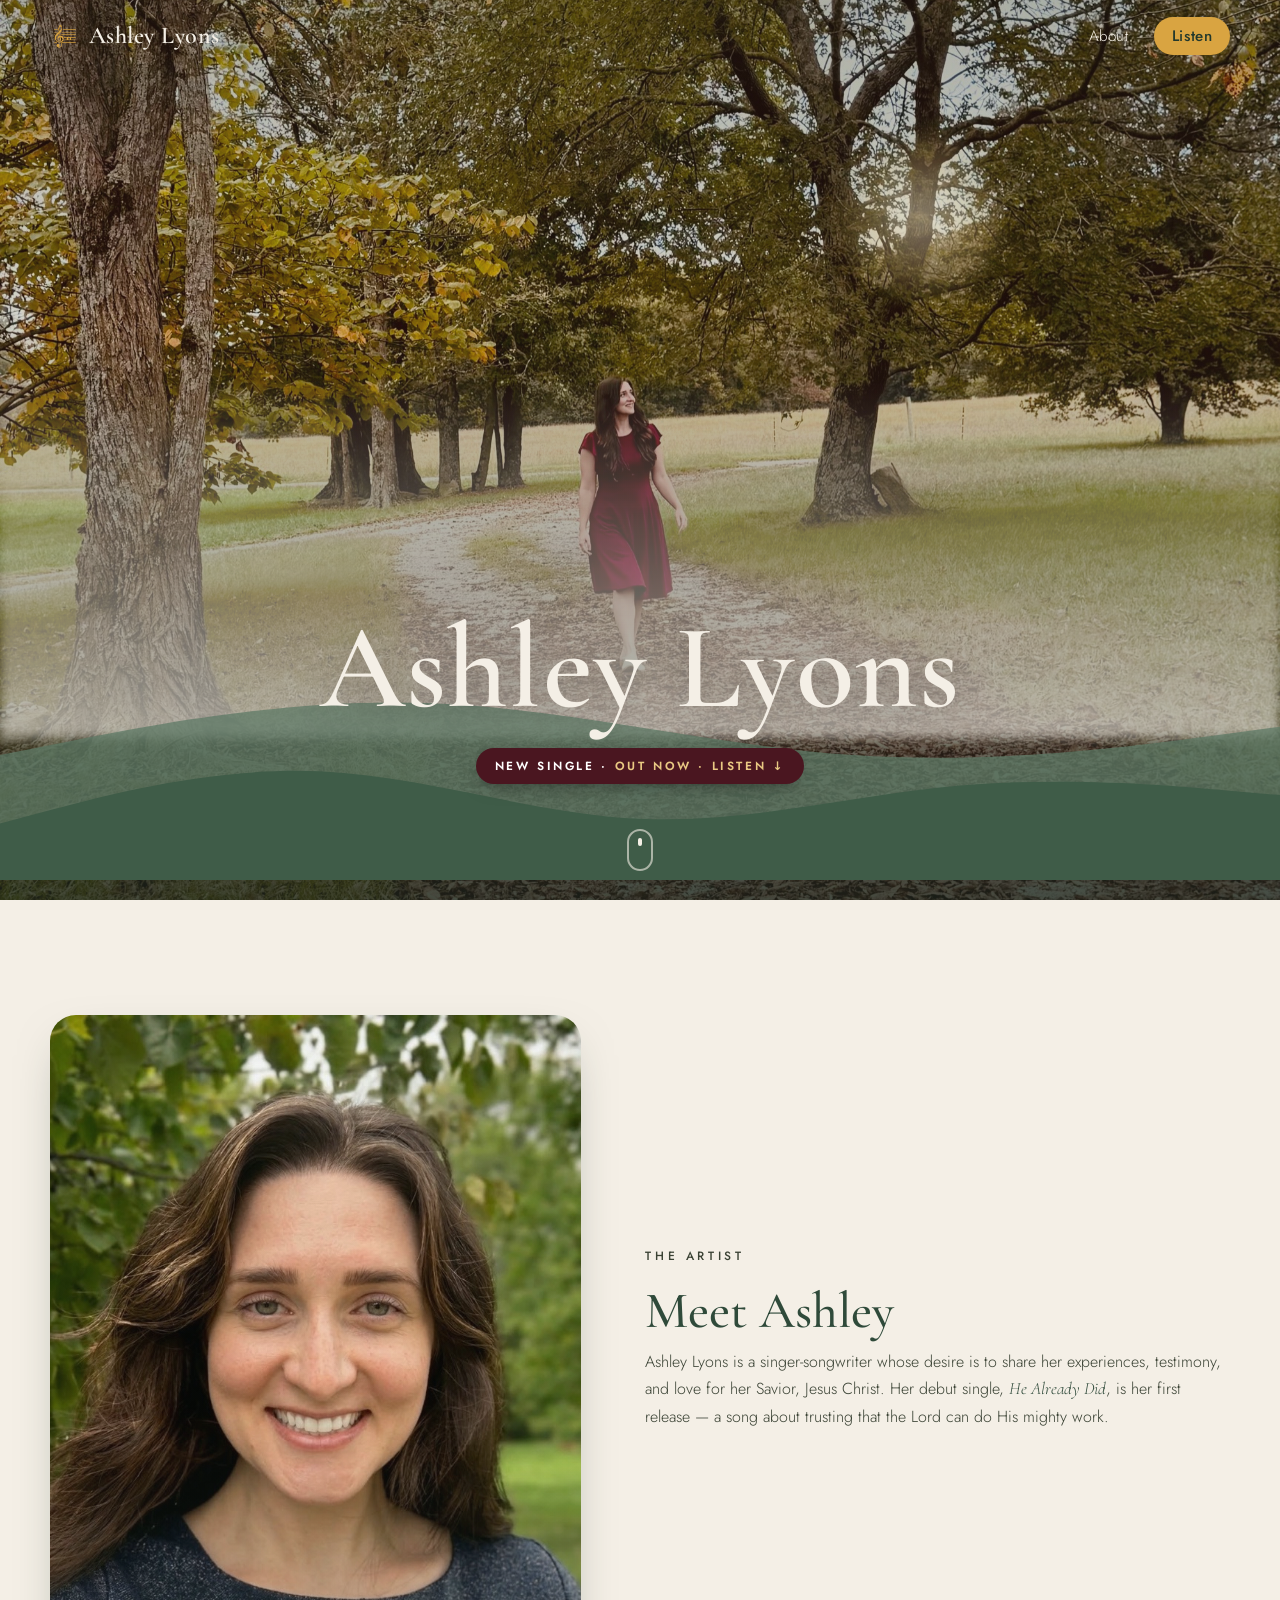
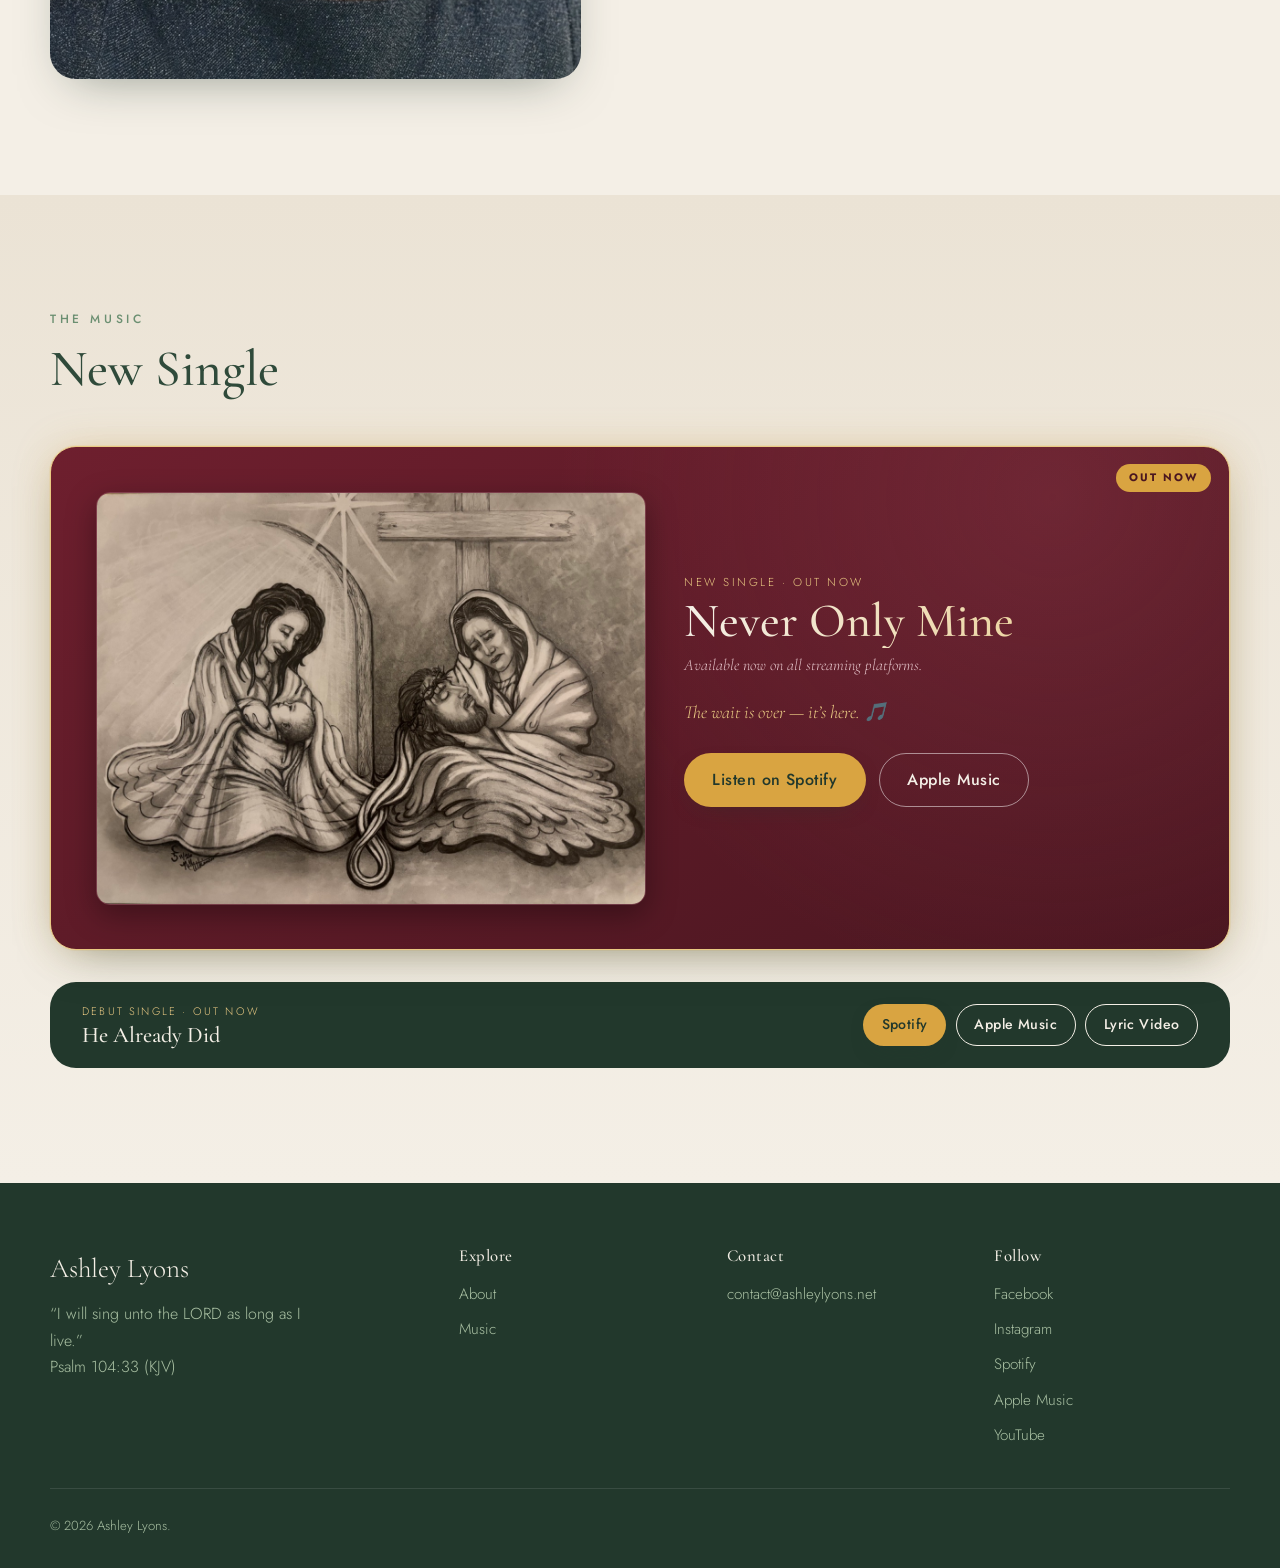
<file: index.html>
<!DOCTYPE html>
<html lang="en">
<head>
  <meta charset="UTF-8" />
  <meta name="viewport" content="width=device-width, initial-scale=1.0" />
  <meta name="description" content="Ashley Lyons — singer. New single 'Never Only Mine' coming November 27, 2026. Hear a preview. Debut single 'He Already Did' is out now." />
  <meta name="theme-color" content="#2f4a3a" />

  <!-- Open Graph -->
  <meta property="og:title" content="Ashley Lyons — Singer" />
  <meta property="og:description" content="New single 'Never Only Mine' — coming November 27, 2026. Hear the preview." />
  <meta property="og:type" content="website" />
  <meta property="og:url" content="https://ashleylyons.net/" />
  <meta property="og:image" content="https://ashleylyons.net/assets/cover.jpeg" />
  <link rel="canonical" href="https://ashleylyons.net/" />

  <title>Ashley Lyons — Singer</title>

  <link rel="icon" href="assets/logo-forest-64.png" type="image/png" />
  <link rel="preconnect" href="https://fonts.googleapis.com" />
  <link rel="preconnect" href="https://fonts.gstatic.com" crossorigin />
  <link href="https://fonts.googleapis.com/css2?family=Cormorant+Garamond:ital,wght@0,400;0,500;0,600;1,400&family=Jost:wght@300;400;500;600&display=swap" rel="stylesheet" />
  <link rel="stylesheet" href="css/styles.css?v=20261114b" />
</head>
<body>
  <a class="skip-link" href="#main">Skip to content</a>

  <!-- ============ NAVIGATION ============ -->
  <header class="site-header" id="siteHeader">
    <nav class="nav" aria-label="Primary">
      <a href="#top" class="nav__brand" aria-label="Ashley Lyons home">
        <img class="nav__logo" src="assets/logo-gold.png" alt="" width="30" height="30" aria-hidden="true" />
        <span class="nav__name">Ashley Lyons</span>
      </a>

      <button class="nav__toggle" id="navToggle" aria-expanded="false" aria-controls="navMenu" aria-label="Open menu">
        <span></span><span></span><span></span>
      </button>

      <ul class="nav__menu" id="navMenu">
        <li><a href="#about">About</a></li>
        <li><a href="#music" class="nav__cta">Listen</a></li>
      </ul>
    </nav>
  </header>

  <main id="main">
    <span id="top"></span>

    <!-- ============ HERO ============ -->
    <section class="hero" id="hero">
      <div class="hero__layers" aria-hidden="true">
        <div class="hero__sky"></div>
        <div class="hero__sun"></div>
        <div class="hero__mist"></div>
        <svg class="hero__hills hero__hills--back" viewBox="0 0 1440 320" preserveAspectRatio="none">
          <path d="M0,224L80,208C160,192,320,160,480,165.3C640,171,800,213,960,224C1120,235,1280,213,1360,202.7L1440,192L1440,320L0,320Z"></path>
        </svg>
        <svg class="hero__hills hero__hills--mid" viewBox="0 0 1440 320" preserveAspectRatio="none">
          <path d="M0,256L60,240C120,224,240,192,360,197.3C480,203,600,245,720,250.7C840,256,960,224,1080,213.3C1200,203,1320,213,1380,218.7L1440,224L1440,320L0,320Z"></path>
        </svg>
      </div>

      <div class="hero__content">
        <h1 class="hero__title">Ashley&nbsp;Lyons</h1>
        <a href="#music" class="hero__eyebrow" aria-label="New single coming November 27 — tap to hear the preview">New Single · Nov 27 · <span class="hero__eyebrow-cue">Tap to hear preview &darr;</span></a>
      </div>

      <a href="#about" class="hero__scroll" aria-label="Scroll to about">
        <span></span>
      </a>
    </section>

    <!-- ============ ABOUT ============ -->
    <section class="about section" id="about">
      <div class="container about__grid">
        <div class="about__media reveal">
          <div class="about__photo" role="img" aria-label="Ashley Lyons smiling outdoors among green trees"></div>
        </div>
        <div class="about__text reveal">
          <p class="section__eyebrow">The Artist</p>
          <h2 class="section__title">Meet Ashley</h2>
          <p>Ashley Lyons is a singer-songwriter whose desire is to share her experiences, testimony, and love for her Savior, Jesus Christ. Her debut single, <em>He Already Did</em>, is her first release &mdash; a song about trusting that the Lord can do His mighty work.</p>
        </div>
      </div>
    </section>

    <!-- ============ MUSIC / DISCOGRAPHY ============ -->
    <section class="music section section--alt" id="music">
      <div class="container">
        <div class="section__head reveal">
          <p class="section__eyebrow">The Music</p>
          <h2 class="section__title">New Single</h2>
        </div>

        <!-- Featured: coming soon / unreleased preview -->
        <div class="upcoming upcoming--featured reveal" id="upcoming">
          <div class="upcoming__badge">Coming Soon</div>
          <img class="upcoming__art" src="assets/never-only-mine-art.jpg" width="1200" height="900" alt="Pencil drawing of a mother holding her newborn beneath a star, beside a mother cradling her crowned son before a wooden cross" />
          <div class="upcoming__body">
            <p class="upcoming__eyebrow">New Single &middot; Preview</p>
            <h3 class="upcoming__title" id="upTitle">Never Only Mine</h3>
            <p class="upcoming__sub">A first listen before it&rsquo;s out everywhere.</p>
            <p class="upcoming__fanfare" id="fanfare">The wait is over &mdash; it&rsquo;s here. &#127925;</p>

            <div class="upcoming__preview">
              <button class="upcoming__play" id="previewBtn" aria-label="Play 26-second preview">
                <span class="upcoming__playicon" id="previewIcon">&#9654;</span>
                <span id="previewLabel">Play preview</span>
              </button>
              <div class="upcoming__bar" aria-hidden="true"><div class="upcoming__fill" id="previewFill"></div></div>
              <span class="upcoming__clip">0:26 clip</span>
              <audio id="previewAudio" preload="none" src="assets/never-only-mine-preview-26s.mp3"></audio>
            </div>

            <div class="upcoming__meta">
              <div class="countdown" id="countdown" role="timer" aria-live="polite" aria-label="Time until release">
                <div class="countdown__unit"><span id="cdDays">00</span><small>days</small></div>
                <div class="countdown__unit"><span id="cdHours">00</span><small>hrs</small></div>
                <div class="countdown__unit"><span id="cdMins">00</span><small>min</small></div>
                <div class="countdown__unit"><span id="cdSecs">00</span><small>sec</small></div>
              </div>
            </div>

            <div class="upcoming__streams" id="streamLinks" hidden>
              <a class="btn btn--primary upcoming__stream" id="streamSpotify" href="https://open.spotify.com/artist/2u6B1OlPPQbvFLtnUCbcLt" target="_blank" rel="noopener noreferrer">Listen on Spotify</a>
              <a class="btn btn--ghost upcoming__stream" id="streamApple" href="https://music.apple.com/artist/6820266533" target="_blank" rel="noopener noreferrer">Apple Music</a>
            </div>

            <p class="upcoming__date" id="releaseDate"></p>
          </div>
        </div>

        <!-- Previous single (already released) -->
        <div class="released-single reveal">
          <div class="released-single__text">
            <p class="released-single__eyebrow">Debut Single &middot; Out Now</p>
            <h3 class="released-single__title">He Already Did</h3>
          </div>
          <div class="released-single__links">
            <a class="btn btn--primary" href="https://open.spotify.com/artist/2u6B1OlPPQbvFLtnUCbcLt" target="_blank" rel="noopener noreferrer">Spotify</a>
            <a class="btn btn--ghost" href="https://music.apple.com/artist/6820266533" target="_blank" rel="noopener noreferrer">Apple Music</a>
            <a class="btn btn--ghost" href="https://youtu.be/E40H5mmnSj8" target="_blank" rel="noopener noreferrer">Lyric Video</a>
          </div>
        </div>
      </div>
    </section>

    <!-- ============ NEWSLETTER (removed) ============ -->
  </main>

  <!-- ============ FOOTER ============ -->
  <footer class="footer" id="contact">
    <div class="container footer__grid">
      <div class="footer__brand">
        <span class="footer__name">Ashley Lyons</span>
        <p>&ldquo;I will sing unto the LORD as long as I live.&rdquo; <br />Psalm 104:33 (KJV)</p>
      </div>
      <div class="footer__col">
        <h3>Explore</h3>
        <ul>
          <li><a href="#about">About</a></li>
          <li><a href="#music">Music</a></li>
        </ul>
      </div>
      <div class="footer__col">
        <h3>Contact</h3>
        <ul>
          <li><a href="mailto:contact@ashleylyons.net">contact@ashleylyons.net</a></li>
        </ul>
      </div>
      <div class="footer__col">
        <h3>Follow</h3>
        <ul class="footer__social">
          <li><a href="https://www.facebook.com/profile.php?id=61594913566447" target="_blank" rel="noopener noreferrer" aria-label="Facebook">Facebook</a></li>
          <li><a href="https://www.instagram.com/ashleylyons_music" target="_blank" rel="noopener noreferrer" aria-label="Instagram">Instagram</a></li>
          <li><a href="https://open.spotify.com/artist/2u6B1OlPPQbvFLtnUCbcLt" target="_blank" rel="noopener noreferrer" aria-label="Spotify">Spotify</a></li>
          <li><a href="https://music.apple.com/artist/6820266533" target="_blank" rel="noopener noreferrer" aria-label="Apple Music">Apple Music</a></li>
          <li><a href="https://www.youtube.com/@AshleyLyons-singer" target="_blank" rel="noopener noreferrer" aria-label="YouTube">YouTube</a></li>
        </ul>
      </div>
    </div>
    <div class="footer__bottom">
      <p>&copy; <span id="year"></span> Ashley Lyons.</p>
    </div>
  </footer>

  <script src="js/main.js?v=20261114b"></script>
</body>
</html>
</file>
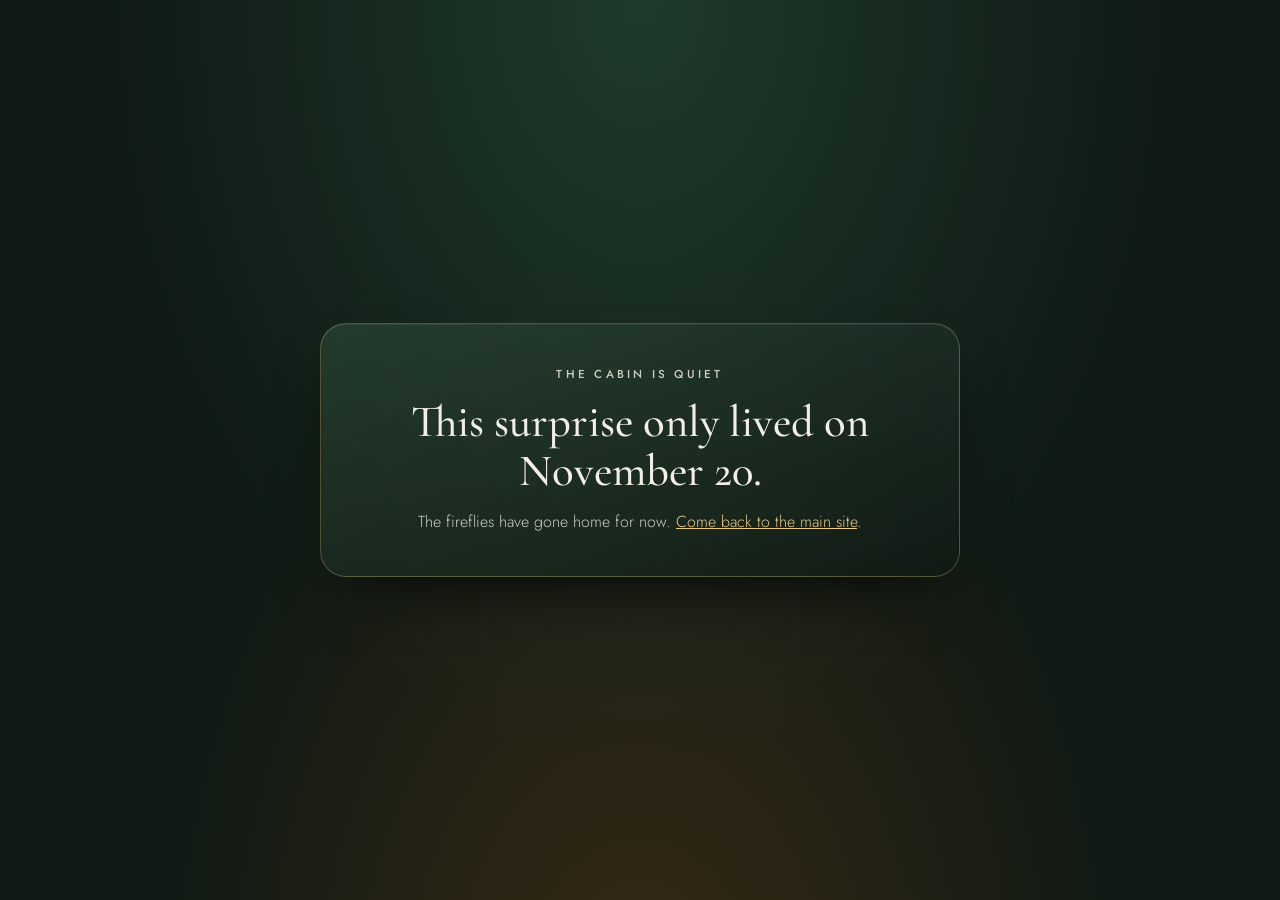
<file: gift/index.html>
<!DOCTYPE html>
<html lang="en">
<head>
  <meta charset="UTF-8" />
  <meta name="viewport" content="width=device-width, initial-scale=1.0" />
  <meta name="robots" content="noindex, nofollow" />
  <meta name="theme-color" content="#0f1a14" />
  <title>A Little Something for Ash</title>

  <link rel="icon" href="../assets/logo-forest-64.png" type="image/png" />
  <link rel="preconnect" href="https://fonts.googleapis.com" />
  <link rel="preconnect" href="https://fonts.gstatic.com" crossorigin />
  <link href="https://fonts.googleapis.com/css2?family=Cormorant+Garamond:ital,wght@0,500;0,600;1,400&family=Jost:wght@300;400;500;600&family=Montserrat:wght@300;500;600&display=swap" rel="stylesheet" />
  <link rel="stylesheet" href="gift.css?v=4" />
</head>
<body>
  <div class="ambient" id="ambient" aria-hidden="true"></div>

  <main class="shell" id="main">

    <!-- ============ CLOSED (not today) ============ -->
    <section class="screen" id="screen-closed" hidden>
      <div class="card">
        <p class="eyebrow">The cabin is quiet</p>
        <h1>This surprise only lived on November 20.</h1>
        <p>The fireflies have gone home for now. <a href="../">Come back to the main site</a>.</p>
      </div>
    </section>

    <!-- ============ GATE ============ -->
    <section class="screen" id="screen-gate" hidden>
      <div class="card card--gate" id="gateCard">
        <div class="door" aria-hidden="true">
          <div class="door__knob"></div>
          <div class="door__lock">🔒</div>
        </div>
        <p class="eyebrow">For Ash &middot; Today only</p>
        <h1>Psst&hellip; there's a cabin in the woods with your name on it.</h1>
        <p>The door is locked. Whisper the secret word to get in.</p>
        <form id="gateForm" autocomplete="off" novalidate>
          <label class="sr-only" for="codeInput">Secret word</label>
          <input id="codeInput" type="text" inputmode="text" autocapitalize="none" autocorrect="off" spellcheck="false" placeholder="secret word" />
          <button class="btn" type="submit">Unlock</button>
        </form>
        <p class="msg" id="gateMsg" role="status" aria-live="polite"></p>
        <button class="linkbtn" id="gateHint" type="button">Need a hint?</button>
      </div>
    </section>

    <!-- ============ GAME ============ -->
    <section class="screen" id="screen-game" hidden>
      <header class="hud">
        <div class="hud__room" id="roomName"></div>
        <ol class="keys" id="keys" aria-label="Keys found">
          <li class="keys__slot" data-k="0"><span>🗝️</span></li>
          <li class="keys__slot" data-k="1"><span>🗝️</span></li>
          <li class="keys__slot" data-k="2"><span>🗝️</span></li>
        </ol>
      </header>

      <div class="card card--game">
        <div id="puzzle"></div>
        <div class="helpbar">
          <button class="linkbtn" id="hintBtn" type="button">Need a hint?</button>
          <p class="hint" id="hintText" role="status" aria-live="polite"></p>
        </div>
      </div>
    </section>

    <!-- ============ REVEAL ============ -->
    <section class="screen" id="screen-reveal" hidden>
      <div class="reveal">
        <p class="eyebrow eyebrow--gold">Every key found</p>
        <h1 class="reveal__title">Happy surprise, Ash.</h1>

        <div class="ticket-wrap">
          <article class="ticket" id="ticket" aria-label="VIP Hello Saints Access ticket for Ash">
            <div class="ticket__shine" aria-hidden="true"></div>
            <div class="ticket__main">
              <p class="ticket__eyebrow">&#9733; Admit one &middot; Ash &#9733;</p>
              <h2 class="ticket__title">VIP Hello Saints Access</h2>
              <div id="logoSlot"></div>
              <p class="ticket__sub">You cracked the cabin, princess. This one is all yours.</p>
            </div>
            <div class="ticket__stub" aria-hidden="true">
              <span>VIP</span>
              <small>No. 001</small>
            </div>
          </article>
        </div>

        <div class="reveal__actions">
          <button class="btn" id="againBtn" type="button">Celebrate again 🎉</button>
          <a class="linkbtn" href="../">Visit the main site</a>
        </div>
      </div>
    </section>
  </main>

  <canvas class="confetti" id="confetti" aria-hidden="true"></canvas>

  <!-- Logo: shows ../assets/hello-saints.png when it exists, otherwise a built-in recreation -->
  <template id="tpl-logo">
    <div class="hs-logo" role="img" aria-label="Hello Saints. Pastor exploring the LDS Church.">
      <img class="hs-logo__img" src="../assets/hello-saints.png" alt="" hidden />
      <div class="hs-logo__fallback" aria-hidden="true">
        <div class="hs-logo__row">
          <svg class="hs-logo__icon" viewBox="0 0 64 68" fill="none">
            <rect x="18" y="3" width="40" height="32" stroke="#fff" stroke-width="5"/>
            <path d="M4 20H40V50H15L4 63Z" fill="#14264a" stroke="#4aa3df" stroke-width="5" stroke-linejoin="miter"/>
          </svg>
          <div class="hs-logo__title"><span>HELLO</span><b>SAINTS</b></div>
        </div>
        <div class="hs-logo__tag"><i>PASTOR EXPLORING</i> <i class="blue">THE LDS CHURCH</i></div>
      </div>
    </div>
  </template>

  <script src="gift.js?v=2"></script>
</body>
</html>
</file>
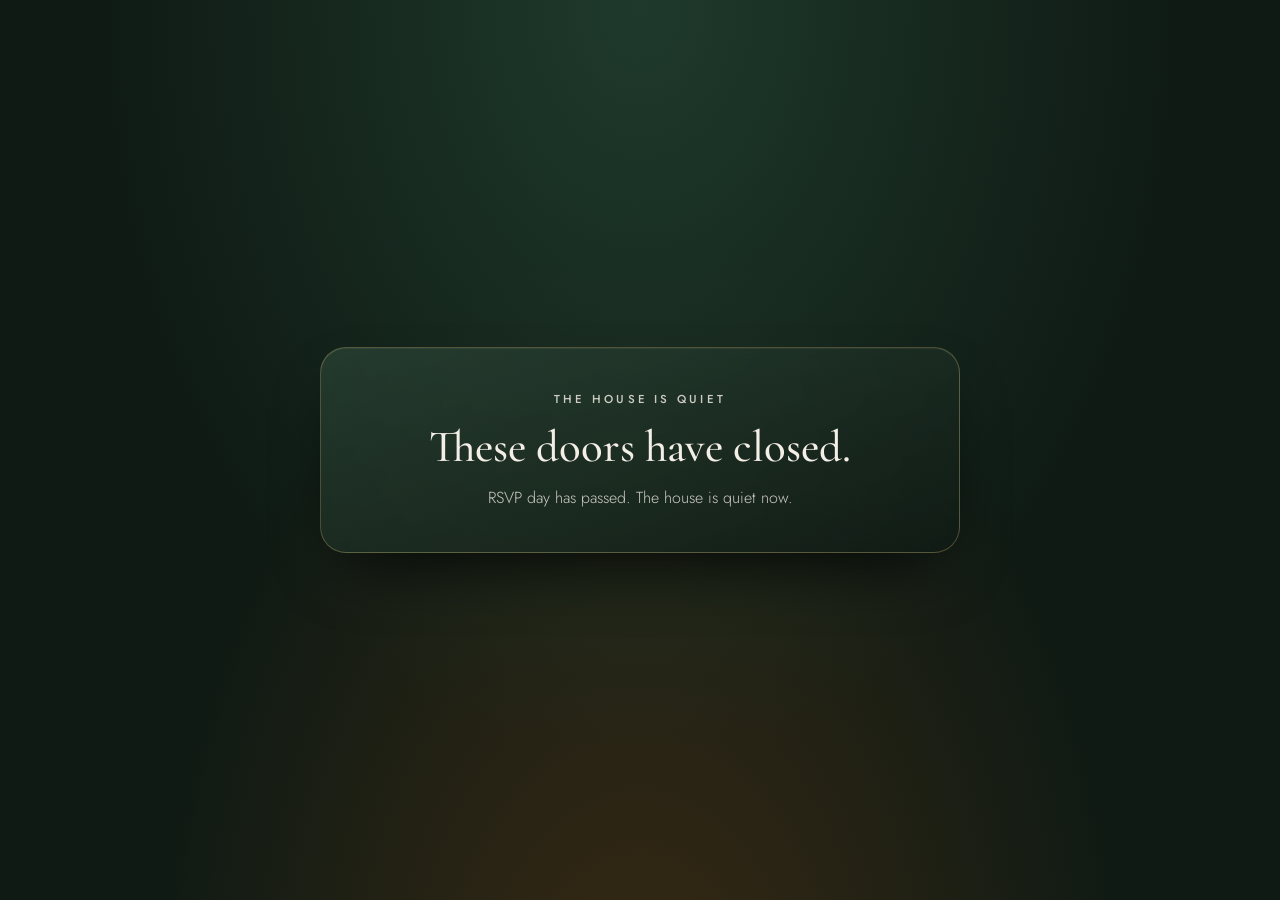
<file: surprise/index.html>
<!DOCTYPE html>
<html lang="en">
<head>
  <meta charset="UTF-8" />
  <meta name="viewport" content="width=device-width, initial-scale=1.0" />
  <meta name="robots" content="noindex, nofollow" />
  <meta name="theme-color" content="#0f1a14" />
  <title>Twelve Years, Twelve Doors</title>
  <meta name="description" content="Twelve doors. Twelve years. For Ash." />

  <!-- Link preview (iMessage, etc.): neutral card only -->
  <meta property="og:type" content="website" />
  <meta property="og:site_name" content="Ashley Lyons" />
  <meta property="og:title" content="Twelve doors. Twelve years." />
  <meta property="og:description" content="A little something for Ash." />
  <meta property="og:url" content="https://ashleylyons.net/surprise/" />
  <meta property="og:image" content="https://ashleylyons.net/surprise/img/preview.jpg" />
  <meta property="og:image:width" content="1200" />
  <meta property="og:image:height" content="630" />
  <meta name="twitter:card" content="summary_large_image" />
  <meta name="twitter:image" content="https://ashleylyons.net/surprise/img/preview.jpg" />

  <link rel="icon" href="../assets/logo-forest-64.png" type="image/png" />
  <link rel="preconnect" href="https://fonts.googleapis.com" />
  <link rel="preconnect" href="https://fonts.gstatic.com" crossorigin />
  <link href="https://fonts.googleapis.com/css2?family=Cormorant+Garamond:ital,wght@0,500;0,600;1,400&family=Jost:wght@300;400;500;600&display=swap" rel="stylesheet" />
  <link rel="stylesheet" href="../gift/gift.css?v=4" />
  <link rel="stylesheet" href="surprise.css?v=8" />
</head>
<body>
  <div class="ambient" id="ambient" aria-hidden="true"></div>

  <main class="shell" id="main">

    <!-- CLOSED -->
    <section class="screen" id="screen-closed" hidden>
      <div class="card">
        <p class="eyebrow">The house is quiet</p>
        <h1 id="closedTitle">Come back soon.</h1>
        <p id="closedText"></p>
      </div>
    </section>

    <!-- GATE -->
    <section class="screen" id="screen-gate" hidden>
      <div class="card card--gate" id="gateCard">
        <div class="door" aria-hidden="true">
          <div class="door__knob"></div>
          <div class="door__lock">🔒</div>
        </div>
        <p class="eyebrow">For Ash &middot; Twelve years</p>
        <h1>Twelve doors. Twelve years.</h1>
        <p>Every year of us is behind a door. Whisper the secret word to start.</p>
        <form id="gateForm" autocomplete="off" novalidate>
          <label class="sr-only" for="codeInput">Secret word</label>
          <input id="codeInput" type="text" inputmode="text" autocapitalize="none" autocorrect="off" spellcheck="false" placeholder="secret word" />
          <button class="btn" type="submit">Unlock</button>
        </form>
        <p class="msg" id="gateMsg" role="status" aria-live="polite"></p>
        <button class="linkbtn" id="gateHint" type="button">Need a hint?</button>
      </div>
    </section>

    <!-- GAME -->
    <section class="screen screen--wide" id="screen-game" hidden>
      <header class="hud">
        <div class="hud__room" id="roomName"></div>
        <div class="hud__count" id="pieceCount" aria-live="polite"></div>
      </header>
      <ol class="pieces" id="pieces" aria-label="Puzzle pieces found"></ol>

      <div class="card card--game">
        <div id="puzzle"></div>
        <div class="helpbar">
          <button class="linkbtn" id="hintBtn" type="button">Need a hint?</button>
          <p class="hint" id="hintText" role="status" aria-live="polite"></p>
        </div>
      </div>
    </section>

    <!-- JIGSAW -->
    <section class="screen screen--wide" id="screen-jig" hidden>
      <div class="card card--game">
        <p class="eyebrow eyebrow--gold">All twelve pieces</p>
        <h2 class="jig__title">Put the invitation together</h2>
        <p>Tap one piece, then tap another to swap them.</p>
        <div class="jig" id="jig" role="group" aria-label="Jigsaw board"></div>
        <p class="status" id="jigStatus" role="status" aria-live="polite"></p>
        <div class="jig__tools">
          <button class="linkbtn" id="peekBtn" type="button">Peek at the picture</button>
          <button class="linkbtn" id="jigHint" type="button">Need a hint?</button>
        </div>
        <p class="hint" id="jigHintText"></p>
      </div>
    </section>

    <!-- REVEAL -->
    <section class="screen screen--wide" id="screen-reveal" hidden>
      <div class="reveal">
        <p class="eyebrow eyebrow--gold">Twelve years later</p>
        <h1 class="reveal__title">Ash, you're invited.</h1>
        <img class="invite" id="inviteImg" alt="" width="1152" height="1728" />
        <div class="reveal__actions">
          <button class="btn" id="againBtn" type="button">Celebrate again 🎉</button>
          <a class="linkbtn" id="saveInvite">Save the invitation</a>
        </div>
      </div>
    </section>
  </main>

  <canvas class="confetti" id="confetti" aria-hidden="true"></canvas>

  <script src="util.js?v=1"></script>
  <script src="games.js?v=9"></script>
  <script src="surprise.js?v=8"></script>
</body>
</html>
</file>
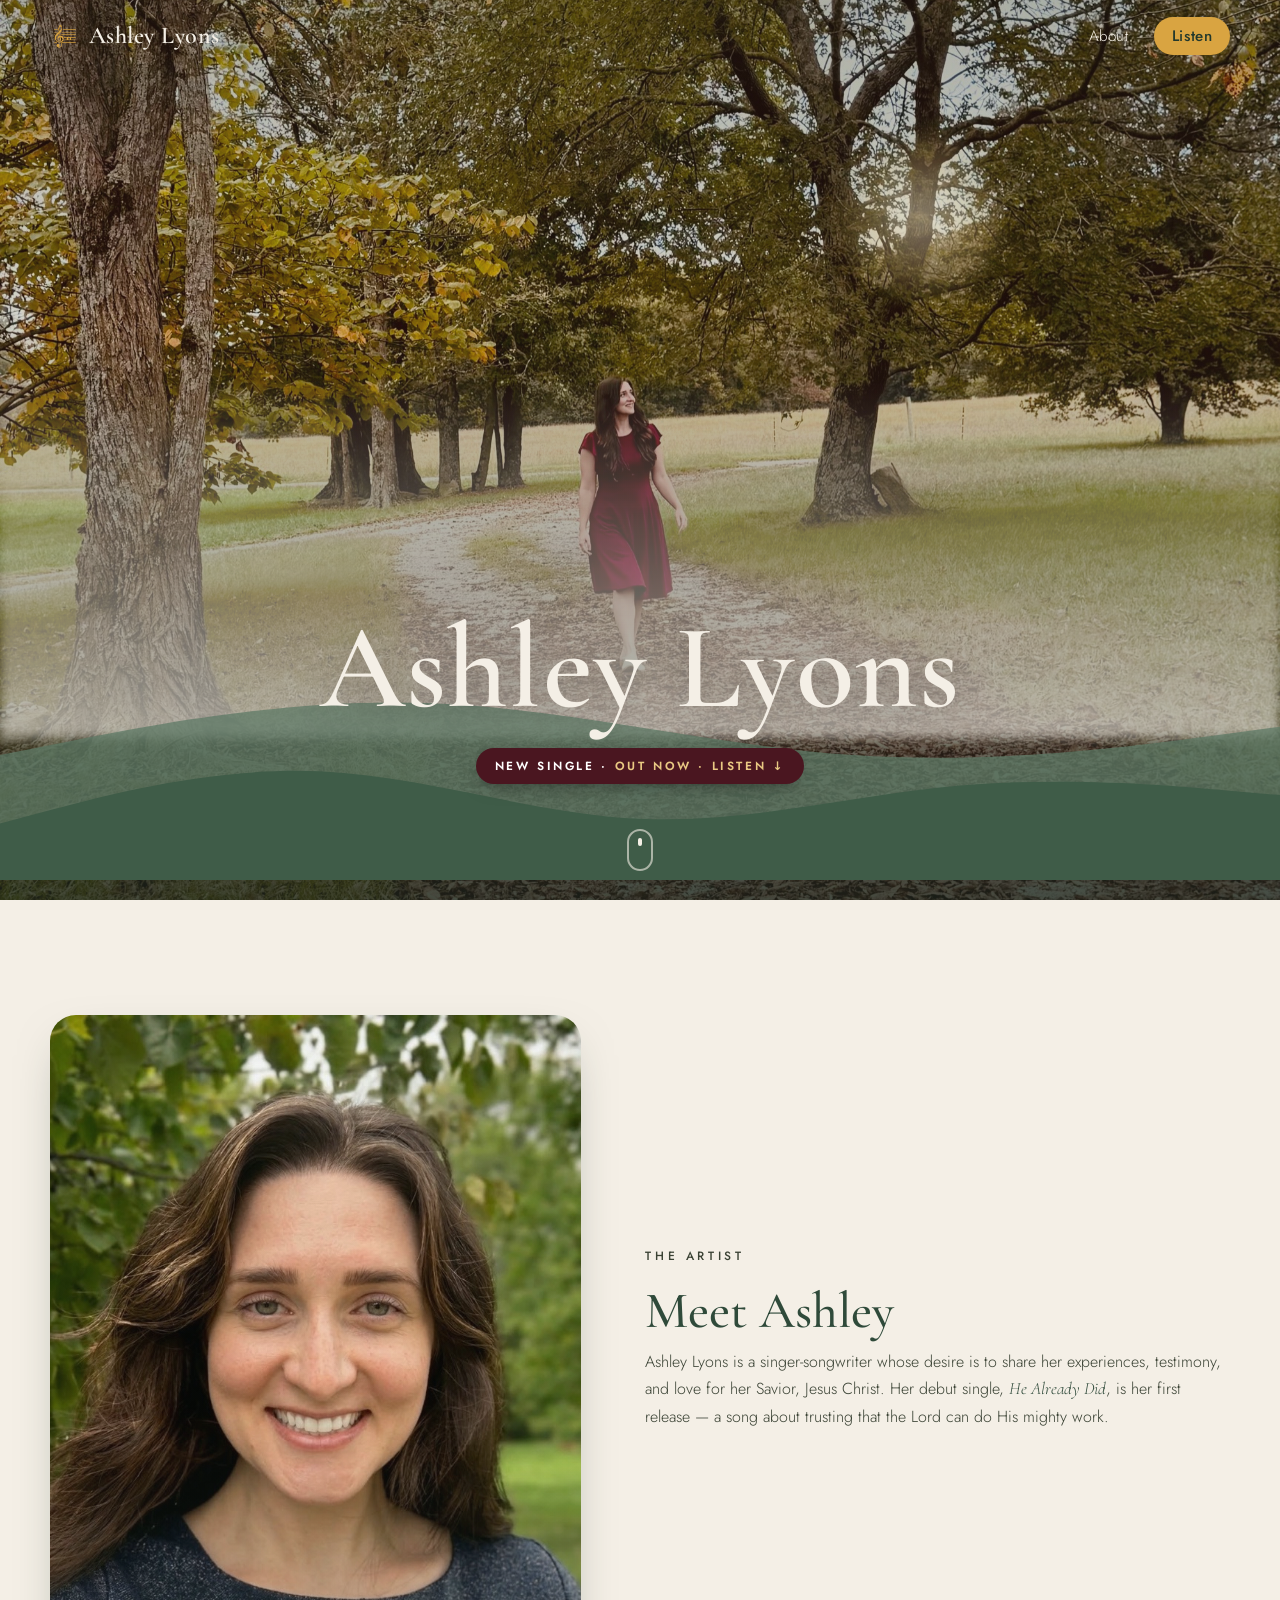
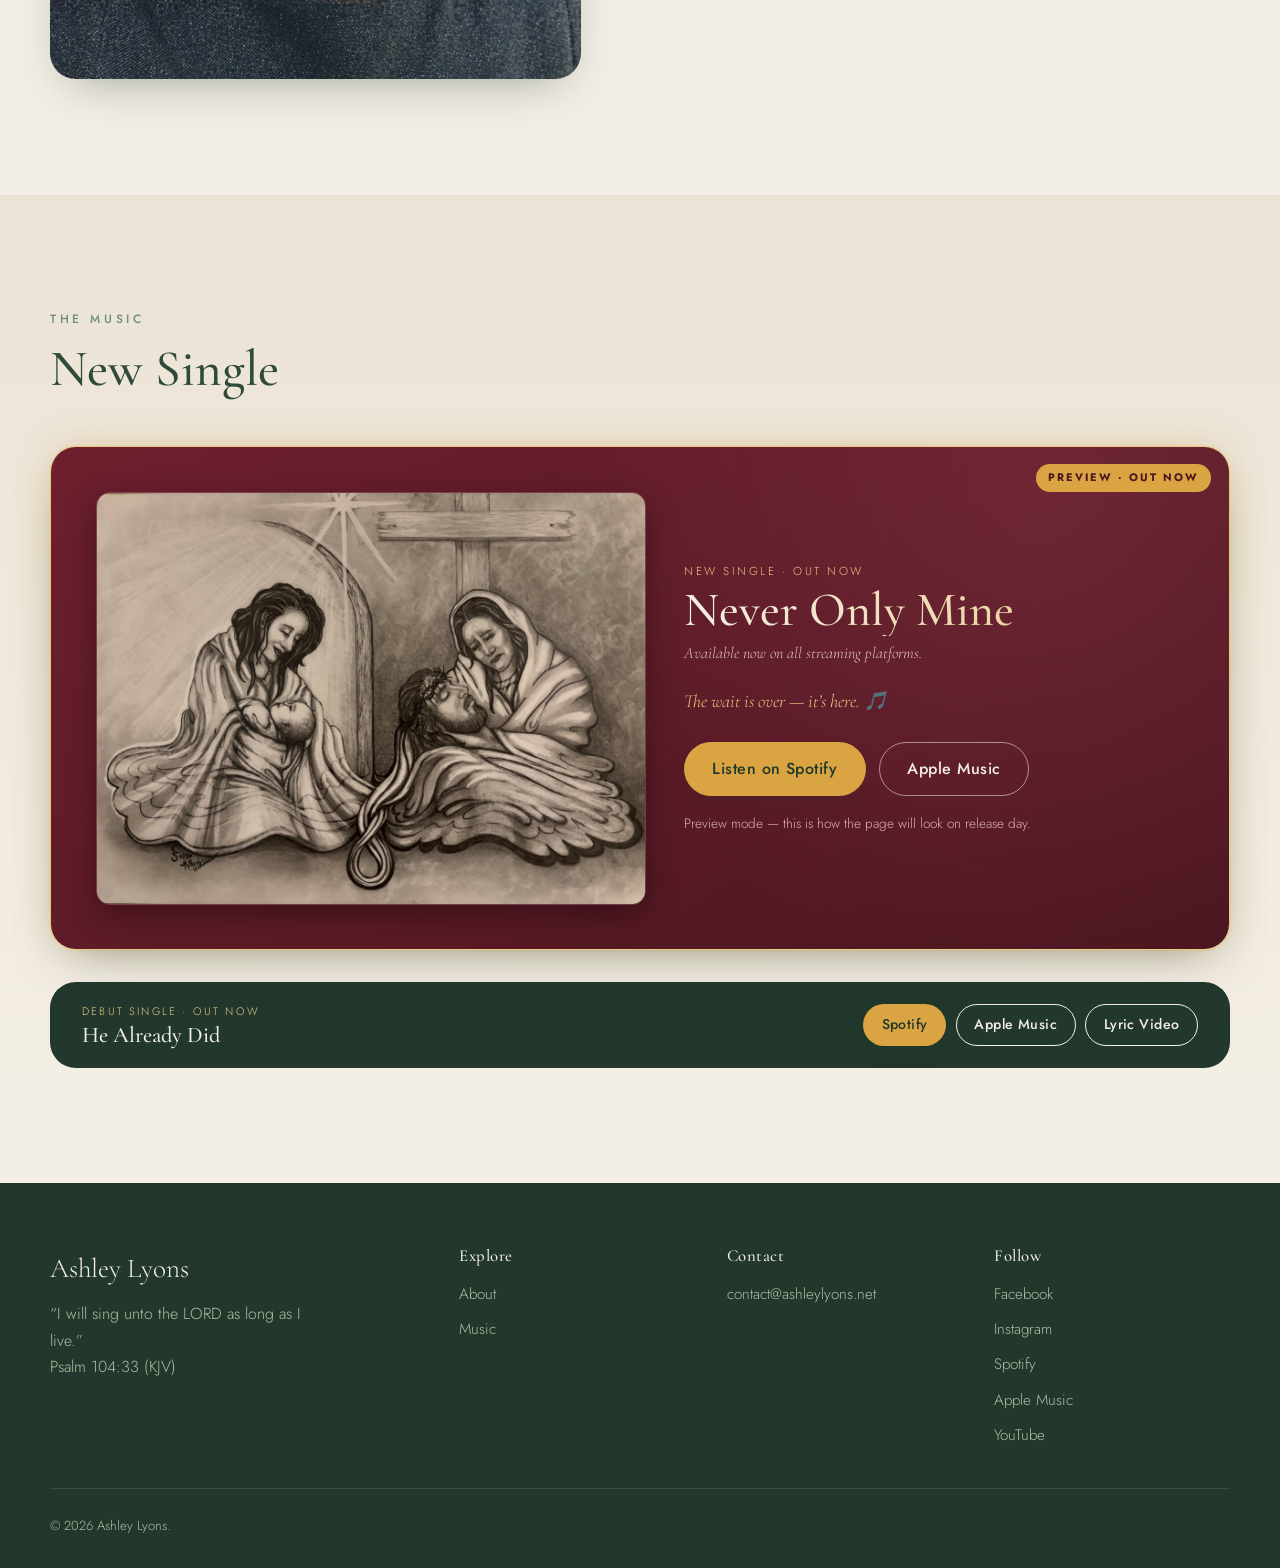
<file: release.html>
<!DOCTYPE html>
<html lang="en">
<head>
  <meta charset="UTF-8" />
  <meta name="viewport" content="width=device-width, initial-scale=1.0" />
  <meta name="robots" content="noindex" />
  <title>Release preview — Ashley Lyons</title>
  <!-- Private preview of the released-day layout. Redirects to the main page
       in forced "released" mode so the artist can see it before launch. -->
  <meta http-equiv="refresh" content="0; url=/?preview=released" />
  <link rel="canonical" href="/" />
  <script>location.replace("/?preview=released");</script>
</head>
<body>
  <p>Loading release preview… <a href="/?preview=released">Continue</a></p>
</body>
</html>
</file>
<file: css/styles.css>
/* =========================================================
   Ashley Lyons — nature-themed singer-songwriter site
   Design tokens → base → components → responsive
   ========================================================= */

/* ---------- Design tokens ---------- */
:root {
  /* palette */
  --forest: #2f4a3a;
  --forest-deep: #22382c;
  --moss: #6b8f71;
  --sage: #a9c0a3;
  --bark: #5c4433;
  --cream: #f4efe6;
  --birch: #ebe3d5;
  --gold: #d9a441;
  --gold-soft: #e9c983;
  --wine: #6e1f2e;
  --wine-deep: #4a1620;
  --wine-soft: #a84a5c;
  --ink: #23281f;
  --mist: rgba(244, 239, 230, 0.6);

  /* type */
  --serif: "Cormorant Garamond", Georgia, serif;
  --sans: "Jost", system-ui, -apple-system, sans-serif;

  /* scale */
  --maxw: 1180px;
  --gap: clamp(1rem, 2.5vw, 2rem);
  --radius: 14px;
  --radius-lg: 26px;
  --shadow: 0 18px 50px -22px rgba(34, 56, 44, 0.5);
  --shadow-sm: 0 8px 24px -14px rgba(34, 56, 44, 0.55);

  --ease: cubic-bezier(0.22, 1, 0.36, 1);
}

/* ---------- Reset / base ---------- */
*, *::before, *::after { box-sizing: border-box; margin: 0; padding: 0; }

html { scroll-behavior: smooth; -webkit-text-size-adjust: 100%; }

body {
  font-family: var(--sans);
  font-weight: 300;
  color: var(--ink);
  background: var(--cream);
  line-height: 1.65;
  overflow-x: hidden;
}

h1, h2, h3 { font-family: var(--serif); font-weight: 500; line-height: 1.08; color: var(--forest); }

a { color: var(--forest); text-decoration: none; transition: color 0.25s var(--ease); }
a:hover { color: var(--gold); }

img, svg { display: block; max-width: 100%; }

::selection { background: var(--gold-soft); color: var(--forest-deep); }

.sr-only {
  position: absolute; width: 1px; height: 1px; padding: 0; margin: -1px;
  overflow: hidden; clip: rect(0 0 0 0); white-space: nowrap; border: 0;
}

.skip-link {
  position: absolute; left: 1rem; top: -3rem; z-index: 1000;
  background: var(--forest); color: var(--cream); padding: 0.6rem 1rem;
  border-radius: 0 0 var(--radius) var(--radius); transition: top 0.25s var(--ease);
}
.skip-link:focus { top: 0; color: var(--cream); }

:focus-visible { outline: 3px solid var(--gold); outline-offset: 3px; border-radius: 4px; }

.container { width: min(100% - 2.4rem, var(--maxw)); margin-inline: auto; }

/* ---------- Buttons ---------- */
.btn {
  display: inline-flex; align-items: center; justify-content: center;
  font-family: var(--sans); font-weight: 500; letter-spacing: 0.03em;
  padding: 0.85rem 1.6rem; border-radius: 999px; cursor: pointer;
  border: 1.5px solid transparent; transition: transform 0.25s var(--ease),
    background 0.25s var(--ease), color 0.25s var(--ease), box-shadow 0.25s var(--ease);
}
.btn--primary { background: var(--gold); color: var(--forest-deep); box-shadow: var(--shadow-sm); }
.btn--primary:hover { background: var(--gold-soft); color: var(--forest-deep); transform: translateY(-2px); }
.btn--ghost { border-color: var(--cream); color: var(--cream); }
.btn--ghost:hover { background: var(--cream); color: var(--forest-deep); transform: translateY(-2px); }

/* ---------- Navigation ---------- */
.site-header {
  position: fixed; inset: 0 0 auto 0; z-index: 100;
  transition: background 0.35s var(--ease), box-shadow 0.35s var(--ease), padding 0.35s var(--ease);
  padding: 0.4rem 0;
}
.site-header.is-scrolled {
  background: rgba(244, 239, 230, 0.92);
  backdrop-filter: blur(10px);
  box-shadow: 0 10px 30px -20px rgba(34, 56, 44, 0.6);
}
.nav {
  width: min(100% - 2.4rem, var(--maxw)); margin-inline: auto;
  display: flex; align-items: center; justify-content: space-between; gap: 1rem;
  padding: 0.6rem 0;
}
.nav__brand { display: flex; align-items: center; gap: 0.55rem; color: var(--cream); }
.site-header.is-scrolled .nav__brand { color: var(--forest); }
.nav__logo { flex-shrink: 0; width: 30px; height: 30px; object-fit: contain; }
.nav__name { font-family: var(--serif); font-size: 1.5rem; font-weight: 600; letter-spacing: 0.02em; }

.nav__menu { list-style: none; display: flex; align-items: center; gap: 1.6rem; }
.nav__menu a { color: var(--cream); font-size: 0.95rem; letter-spacing: 0.04em; position: relative; }
.site-header.is-scrolled .nav__menu a { color: var(--forest); }
.nav__menu a:not(.nav__cta)::after {
  content: ""; position: absolute; left: 0; bottom: -5px; height: 1.5px; width: 0;
  background: var(--gold); transition: width 0.3s var(--ease);
}
.nav__menu a:not(.nav__cta):hover::after { width: 100%; }
.nav__menu a:hover { color: var(--gold); }
.nav__cta {
  background: var(--gold); color: var(--forest-deep) !important;
  padding: 0.5rem 1.1rem; border-radius: 999px; font-weight: 500;
}
.nav__cta:hover { background: var(--gold-soft); transform: translateY(-1px); }

.nav__toggle {
  display: none; flex-direction: column; gap: 5px; background: none; border: 0;
  cursor: pointer; padding: 6px; z-index: 110;
}
.nav__toggle span {
  width: 26px; height: 2px; background: var(--cream); border-radius: 2px;
  transition: transform 0.3s var(--ease), opacity 0.3s var(--ease), background 0.3s var(--ease);
}
.site-header.is-scrolled .nav__toggle span { background: var(--forest); }
.nav__toggle[aria-expanded="true"] span:nth-child(1) { transform: translateY(7px) rotate(45deg); }
.nav__toggle[aria-expanded="true"] span:nth-child(2) { opacity: 0; }
.nav__toggle[aria-expanded="true"] span:nth-child(3) { transform: translateY(-7px) rotate(-45deg); }

/* ---------- Hero ---------- */
.hero {
  position: relative; min-height: 100svh; display: flex; flex-direction: column;
  align-items: center; justify-content: flex-end; text-align: center;
  color: var(--cream); overflow: hidden; isolation: isolate;
  padding-bottom: clamp(4rem, 12vh, 9rem);
}
.hero__layers { position: absolute; inset: 0; z-index: -1; }
.hero__sky {
  position: absolute; inset: 0;
  background:
    linear-gradient(180deg, rgba(28,42,32,0.35) 0%, rgba(42,60,45,0.2) 35%, rgba(28,42,32,0.6) 75%, rgba(22,36,28,0.8) 100%),
    url("../assets/cover.jpeg") center 22% / cover no-repeat,
    linear-gradient(180deg, #39506b 0%, #6a7b82 35%, #c9a97d 72%, #e8cf9e 100%);
}
.hero__sun {
  position: absolute; top: 24%; left: 72%; transform: translate(-50%, -50%);
  width: 180px; height: 180px; border-radius: 50%;
  background: radial-gradient(circle, rgba(255,245,218,0.55) 0%, rgba(233,201,131,0.3) 45%, transparent 70%);
  filter: blur(4px); opacity: 0.8;
}
.hero__mist {
  position: absolute; inset: auto 0 18% 0; height: 40%;
  background: linear-gradient(180deg, transparent, rgba(244,239,230,0.35) 60%, rgba(244,239,230,0.6));
  filter: blur(6px);
}
.hero__hills { position: absolute; bottom: 0; left: 0; width: 100%; height: auto; }
.hero__hills--back { fill: #5e7a66; bottom: 60px; opacity: 0.75; }
.hero__hills--mid { fill: #3f5c48; bottom: 20px; }
.hero__trees { position: absolute; bottom: 0; fill: var(--forest-deep); height: 150px; }

.hero__content { max-width: 760px; padding: 0 1.2rem; animation: heroIn 1.2s var(--ease) both; }
.hero__eyebrow {
  display: inline-block; cursor: pointer; text-decoration: none;
  text-transform: uppercase; letter-spacing: 0.22em; font-size: 0.74rem; font-weight: 600;
  color: #fff; background: var(--wine-deep);
  padding: 0.5rem 1.15rem; border-radius: 999px;
  margin-top: 1rem; margin-bottom: 0.5rem;
  box-shadow: 0 6px 20px -8px rgba(0,0,0,0.6);
  transition: background 0.25s var(--ease), transform 0.2s var(--ease), box-shadow 0.25s var(--ease);
}
.hero__eyebrow:hover {
  background: var(--wine); color: #fff;
  transform: translateY(-2px); box-shadow: 0 10px 26px -10px rgba(0,0,0,0.7);
}
.hero__eyebrow-cue { color: var(--gold-soft); white-space: nowrap; }
.hero__title {
  color: var(--cream); font-size: clamp(3.4rem, 11vw, 7.5rem); font-weight: 600;
  letter-spacing: 0.01em; text-shadow: 0 10px 40px rgba(0,0,0,0.3);
}
.hero__scroll {
  position: absolute; bottom: 1.8rem; left: 50%; transform: translateX(-50%);
  width: 26px; height: 42px; border: 2px solid var(--mist); border-radius: 999px;
}
.hero__scroll span {
  position: absolute; top: 7px; left: 50%; width: 4px; height: 8px; border-radius: 2px;
  background: var(--cream); transform: translateX(-50%); animation: scrollDot 1.8s infinite;
}
@keyframes scrollDot { 0% { opacity: 0; top: 7px; } 50% { opacity: 1; } 100% { opacity: 0; top: 20px; } }
@keyframes heroIn { from { opacity: 0; transform: translateY(24px); } to { opacity: 1; transform: none; } }

/* ---------- Sections ---------- */
.section { padding: clamp(4rem, 9vw, 7.5rem) 0; }
.section--alt { background: linear-gradient(180deg, var(--birch), var(--cream)); }
.section__head { max-width: 640px; margin-bottom: 3rem; }
.section__eyebrow {
  text-transform: uppercase; letter-spacing: 0.3em; font-size: 0.75rem;
  color: var(--moss); font-weight: 500; margin-bottom: 0.8rem;
}
.section__title { font-size: clamp(2rem, 5vw, 3.2rem); margin-bottom: 0.6rem; }
.section__lead { font-size: 1.1rem; color: var(--bark); max-width: 52ch; }

/* ---------- About ---------- */
.about__grid { display: grid; grid-template-columns: 1fr 1.1fr; gap: clamp(2rem, 5vw, 4.5rem); align-items: center; }
.about__media { position: relative; }
.about__photo {
  aspect-ratio: 4 / 5; border-radius: var(--radius-lg); box-shadow: var(--shadow);
  background:
    linear-gradient(160deg, rgba(107,143,113,0.05), rgba(44,63,43,0.12)),
    url("../assets/profile.jpeg") center 20% / cover no-repeat,
    linear-gradient(160deg, #6a8a6f 0%, #42603f 45%, #2c3f2b 100%);
  position: relative; overflow: hidden;
}
.about__photo::after {
  content: ""; position: absolute; inset: 0;
  background: linear-gradient(180deg, transparent 60%, rgba(34,56,44,0.25));
}
.about__text p { margin-bottom: 1.1rem; color: #3a4234; }
.about__text em { font-family: var(--serif); font-style: italic; color: var(--forest); font-size: 1.08em; }
.about__stats { list-style: none; display: flex; gap: 2.2rem; margin-top: 1.8rem; flex-wrap: wrap; }
.about__stats li { display: flex; flex-direction: column; }
.about__stats strong { font-family: var(--serif); font-size: 2.2rem; color: var(--gold); line-height: 1; }
.about__stats span { font-size: 0.85rem; letter-spacing: 0.06em; color: var(--moss); text-transform: uppercase; }

/* ---------- Upcoming / unreleased preview ---------- */
.upcoming {
  position: relative; display: grid; grid-template-columns: 1fr;
  gap: clamp(1.3rem, 3.5vw, 2.4rem); align-items: center;
  background:
    radial-gradient(circle at 85% 10%, rgba(168,74,92,0.25), transparent 45%),
    linear-gradient(150deg, #6e1f2e 0%, #4a1620 100%);
  border: 1px solid rgba(168,74,92,0.45); border-radius: var(--radius-lg);
  padding: clamp(1.4rem, 4vw, 2.4rem); margin-bottom: 2rem; color: var(--cream);
  overflow: hidden;
}
.upcoming__badge {
  position: absolute; top: 1.1rem; right: 1.1rem; background: var(--gold); color: var(--forest-deep);
  font-size: 0.68rem; letter-spacing: 0.18em; text-transform: uppercase; font-weight: 600;
  padding: 0.3rem 0.8rem; border-radius: 999px;
}
.upcoming__eyebrow { text-transform: uppercase; letter-spacing: 0.22em; font-size: 0.72rem; color: var(--gold-soft); }
.upcoming__title { color: var(--cream); font-size: clamp(1.6rem, 3.5vw, 2.3rem); margin: 0.25rem 0; }
.upcoming__sub { font-family: var(--serif); font-style: italic; color: #e4c3c9; margin-bottom: 1.2rem; }

.upcoming__preview { display: flex; align-items: center; gap: 0.9rem; margin-bottom: 1.3rem; flex-wrap: wrap; }
.upcoming__play {
  display: inline-flex; align-items: center; gap: 0.5rem; cursor: pointer;
  background: rgba(255,255,255,0.1); color: var(--cream); border: 1.5px solid rgba(255,255,255,0.25);
  padding: 0.6rem 1.2rem; border-radius: 999px; font-family: var(--sans); font-size: 0.9rem; font-weight: 500;
  transition: background 0.25s var(--ease), border-color 0.25s var(--ease);
}
.upcoming__play:hover { background: rgba(255,255,255,0.2); border-color: var(--wine-soft); }
.upcoming__play.is-playing { background: var(--wine-soft); color: #fff; border-color: var(--wine-soft); }
.upcoming__bar { flex: 1 1 160px; height: 5px; background: rgba(255,255,255,0.18); border-radius: 999px; overflow: hidden; }
.upcoming__fill { height: 100%; width: 0; background: var(--wine-soft); border-radius: 999px; transition: width 0.15s linear; }
.upcoming__clip { font-size: 0.78rem; color: #d9b0b7; font-variant-numeric: tabular-nums; }

.upcoming__meta { display: flex; align-items: center; gap: 1.4rem; flex-wrap: wrap; }
.countdown { display: flex; gap: 0.7rem; }
.countdown__unit {
  display: flex; flex-direction: column; align-items: center; min-width: 52px;
  background: rgba(0,0,0,0.22); border-radius: 10px; padding: 0.5rem 0.3rem;
}
.countdown__unit span { font-family: var(--serif); font-size: 1.5rem; color: var(--gold-soft); line-height: 1; font-variant-numeric: tabular-nums; }
.countdown__unit small { font-size: 0.62rem; letter-spacing: 0.12em; text-transform: uppercase; color: #d9b0b7; margin-top: 0.25rem; }
.upcoming__notify { padding: 0.7rem 1.4rem; }
.upcoming__date { margin-top: 1rem; font-size: 0.85rem; color: #d9b0b7; }

/* streaming links (shown only when released) */
.upcoming__streams { display: flex; gap: 0.8rem; flex-wrap: wrap; margin-top: 0.6rem; }
.upcoming__streams[hidden] { display: none; }
.upcoming__stream { padding: 0.8rem 1.7rem; font-size: 1rem; }
.upcoming__stream.btn--ghost { border-color: rgba(255,255,255,0.5); color: var(--cream); }
.upcoming__stream.btn--ghost:hover { background: var(--cream); color: var(--wine-deep); }

/* celebratory release banner (shown only when released) */
.upcoming__fanfare { display: none; }
.upcoming.is-released .upcoming__fanfare {
  display: block; font-family: var(--serif); font-style: italic;
  color: var(--gold-soft); font-size: 1.15rem; margin: 0.2rem 0 1rem;
  animation: fadeUp 0.6s var(--ease) both;
}

.upcoming.is-released .countdown { display: none; }
.upcoming.is-released .upcoming__preview { display: none; }
.upcoming.is-released .upcoming__badge {
  background: var(--gold); color: var(--wine-deep); font-weight: 700;
  animation: badgePulse 2.2s ease-in-out infinite;
}
.upcoming.is-released {
  border-color: var(--gold-soft);
  box-shadow: var(--shadow), 0 0 0 1px rgba(233,201,131,0.25), 0 0 40px -6px rgba(217,164,65,0.35);
  animation: cardGlow 3.2s ease-in-out infinite;
}
.upcoming.is-released .upcoming__title {
  background: linear-gradient(90deg, var(--cream), var(--gold-soft), var(--cream));
  background-size: 200% auto; -webkit-background-clip: text; background-clip: text;
  -webkit-text-fill-color: transparent; animation: shine 4s linear infinite;
}
.upcoming.is-released .upcoming__streams .upcoming__stream { animation: popIn 0.5s var(--ease) both; }
.upcoming.is-released .upcoming__streams .upcoming__stream:nth-child(2) { animation-delay: 0.12s; }

@keyframes badgePulse { 0%,100% { box-shadow: 0 0 0 0 rgba(217,164,65,0.5); } 50% { box-shadow: 0 0 0 10px rgba(217,164,65,0); } }
@keyframes cardGlow { 0%,100% { box-shadow: var(--shadow), 0 0 0 1px rgba(233,201,131,0.25), 0 0 40px -6px rgba(217,164,65,0.3); } 50% { box-shadow: var(--shadow), 0 0 0 1px rgba(233,201,131,0.4), 0 0 55px -4px rgba(217,164,65,0.5); } }
@keyframes shine { to { background-position: 200% center; } }
@keyframes fadeUp { from { opacity: 0; transform: translateY(10px); } to { opacity: 1; transform: none; } }
@keyframes popIn { from { opacity: 0; transform: scale(0.8) translateY(8px); } to { opacity: 1; transform: none; } }

/* confetti */
.confetti-piece { position: fixed; top: -12px; width: 10px; height: 14px; z-index: 300; pointer-events: none; will-change: transform, opacity; }
@keyframes confettiFall { to { transform: translateY(105vh) rotate(720deg); opacity: 0; } }

/* featured card with artwork */
.upcoming--featured { grid-template-columns: minmax(0, 1fr); }
.upcoming__art {
  width: 100%; height: auto; display: block; border-radius: var(--radius);
  box-shadow: 0 10px 30px rgba(0,0,0,0.35); border: 1px solid rgba(255,255,255,0.15);
}
@media (min-width: 861px) {
  .upcoming--featured { grid-template-columns: 1.1fr 1fr; padding: clamp(1.6rem, 3.5vw, 2.8rem); }
  .upcoming--featured .upcoming__title { font-size: clamp(2rem, 4vw, 3rem); }
}

/* previous single: quieter secondary card */
.released-single {
  display: flex; align-items: center; justify-content: space-between; gap: 1.2rem; flex-wrap: wrap;
  background: var(--forest-deep); color: var(--cream); border-radius: var(--radius-lg);
  padding: 1.3rem clamp(1.3rem, 3vw, 2rem);
}
.released-single__eyebrow { text-transform: uppercase; letter-spacing: 0.2em; font-size: 0.68rem; color: var(--gold-soft); }
.released-single__title { color: var(--cream); font-size: 1.4rem; margin-top: 0.1rem; }
.released-single__links { display: flex; gap: 0.6rem; flex-wrap: wrap; }
.released-single__links .btn { padding: 0.5rem 1.1rem; font-size: 0.88rem; }
@media (max-width: 860px) {
  .released-single { justify-content: center; text-align: center; }
}

/* ---------- Footer ---------- */
.footer { background: var(--forest-deep); color: var(--sage); padding: 4rem 0 2rem; }
.footer__grid { display: grid; grid-template-columns: 1.6fr 1fr 1fr 1fr; gap: 2rem; margin-bottom: 2.5rem; }
.footer__name { font-family: var(--serif); font-size: 1.7rem; color: var(--cream); display: block; margin-bottom: 0.6rem; }
.footer__brand p { max-width: 32ch; }
.footer__col h3 { color: var(--cream); font-size: 1.05rem; margin-bottom: 1rem; letter-spacing: 0.03em; }
.footer__col ul { list-style: none; display: grid; gap: 0.55rem; }
.footer__col a { color: var(--sage); font-size: 0.95rem; }
.footer__col a:hover { color: var(--gold); }
.footer__bottom {
  width: min(100% - 2.4rem, var(--maxw)); margin-inline: auto; padding-top: 1.6rem;
  border-top: 1px solid rgba(255,255,255,0.1); display: flex; justify-content: space-between;
  flex-wrap: wrap; gap: 0.6rem; font-size: 0.82rem;
}
.footer__fine { opacity: 0.6; }

/* ---------- Scroll reveal ---------- */
.reveal { opacity: 0; transform: translateY(32px); transition: opacity 0.8s var(--ease), transform 0.8s var(--ease); }
.reveal.is-visible { opacity: 1; transform: none; }

/* ---------- Responsive ---------- */
@media (max-width: 860px) {
  .nav__toggle { display: flex; }
  .nav__menu {
    position: fixed; inset: 0 0 0 auto; width: min(78%, 320px);
    background: var(--forest-deep); flex-direction: column; align-items: flex-start;
    justify-content: center; gap: 1.6rem; padding: 2rem 2.2rem;
    transform: translateX(100%); transition: transform 0.4s var(--ease); box-shadow: var(--shadow);
  }
  .nav__menu.is-open { transform: translateX(0); }
  .nav__menu a, .site-header.is-scrolled .nav__menu a { color: var(--cream); font-size: 1.1rem; }

  .about__grid { grid-template-columns: 1fr; }
  .about__media { width: 100%; max-width: 420px; margin: 0 auto 1.5rem; }
  .about__photo { width: 100%; min-height: 360px; }
  .upcoming { grid-template-columns: 1fr; text-align: center; overflow: visible; padding-top: 2.4rem; }
  .upcoming__preview, .upcoming__meta, .countdown { justify-content: center; }
  .upcoming__badge {
    top: 0; right: 50%; transform: translate(50%, -50%);
  }
  .footer__grid { grid-template-columns: 1fr 1fr; }
}

@media (max-width: 520px) {
  .footer__grid { grid-template-columns: 1fr; }}

/* ---------- Reduced motion ---------- */
@media (prefers-reduced-motion: reduce) {
  *, *::before, *::after { animation-duration: 0.001ms !important; animation-iteration-count: 1 !important; transition-duration: 0.001ms !important; scroll-behavior: auto !important; }
  .reveal { opacity: 1; transform: none; }
}
</file>
<file: gift/gift.css>
/* =========================================================
   Gift reveal — "The Cabin in the Woods"
   Same palette + type as the main site, but after dark.
   ========================================================= */
:root {
  --forest: #2f4a3a;
  --forest-deep: #22382c;
  --night: #0f1a14;
  --moss: #6b8f71;
  --sage: #a9c0a3;
  --cream: #f4efe6;
  --gold: #d9a441;
  --gold-soft: #e9c983;
  --wine: #6e1f2e;
  --serif: "Cormorant Garamond", Georgia, serif;
  --sans: "Jost", system-ui, -apple-system, sans-serif;
  --ease: cubic-bezier(0.22, 1, 0.36, 1);
}

*, *::before, *::after { box-sizing: border-box; margin: 0; padding: 0; }
[hidden] { display: none !important; }

html { -webkit-text-size-adjust: 100%; }
body {
  min-height: 100vh; min-height: 100dvh;
  font-family: var(--sans); font-weight: 300; line-height: 1.6;
  color: var(--cream);
  background:
    radial-gradient(ellipse at 50% 0%, #1f3a2c 0%, transparent 60%),
    radial-gradient(ellipse at 50% 120%, #3a2a14 0%, transparent 55%),
    var(--night);
  overflow-x: hidden;
}
h1, h2 { font-family: var(--serif); font-weight: 500; line-height: 1.1; color: var(--cream); }
a { color: var(--gold-soft); }
a:hover { color: var(--gold); }
:focus-visible { outline: 3px solid var(--gold); outline-offset: 3px; border-radius: 6px; }
.sr-only { position: absolute; width: 1px; height: 1px; margin: -1px; overflow: hidden; clip: rect(0 0 0 0); white-space: nowrap; }

/* ---------- ambient fireflies ---------- */
.ambient { position: fixed; inset: 0; pointer-events: none; z-index: 0; }
.ambient i {
  position: absolute; width: 5px; height: 5px; border-radius: 50%;
  background: var(--gold-soft); box-shadow: 0 0 12px 4px rgba(233, 201, 131, 0.55);
  opacity: 0; animation: drift var(--d) ease-in-out var(--delay) infinite;
}
@keyframes drift {
  0%   { opacity: 0; transform: translate(0, 0); }
  20%  { opacity: 0.9; }
  50%  { opacity: 0.2; transform: translate(var(--dx), var(--dy)); }
  80%  { opacity: 0.9; }
  100% { opacity: 0; transform: translate(calc(var(--dx) * -0.4), calc(var(--dy) * 1.4)); }
}

/* ---------- layout ---------- */
.shell { grid-template-columns: minmax(0, 1fr); position: relative; z-index: 1; min-height: 100vh; min-height: 100dvh; display: grid; place-items: center; padding: 1.2rem; }
.screen { min-width: 0; width: min(100%, 640px); animation: rise 0.7s var(--ease) both; }
@keyframes rise { from { opacity: 0; transform: translateY(18px); } to { opacity: 1; transform: none; } }

.card {
  background: linear-gradient(160deg, rgba(47, 74, 58, 0.62), rgba(15, 26, 20, 0.82));
  border: 1px solid rgba(233, 201, 131, 0.28);
  border-radius: 26px; padding: clamp(1.4rem, 5vw, 2.6rem);
  box-shadow: 0 30px 70px -30px #000, inset 0 1px 0 rgba(255, 255, 255, 0.06);
  backdrop-filter: blur(6px); text-align: center;
}
.card h1 { font-size: clamp(1.9rem, 6vw, 2.8rem); margin-bottom: 0.8rem; }
.card p { color: rgba(244, 239, 230, 0.82); }
.eyebrow { font-size: 0.72rem; font-weight: 500; letter-spacing: 0.28em; text-transform: uppercase; color: var(--gold-soft); margin-bottom: 0.9rem; }
.eyebrow--gold { color: var(--gold); }

/* ---------- controls ---------- */
.btn {
  font: 500 0.82rem var(--sans); letter-spacing: 0.18em; text-transform: uppercase;
  padding: 0.95rem 1.6rem; border: 0; border-radius: 999px; cursor: pointer;
  color: var(--night); background: linear-gradient(135deg, var(--gold-soft), var(--gold));
  box-shadow: 0 10px 26px -12px rgba(217, 164, 65, 0.8);
  transition: transform 0.25s var(--ease), box-shadow 0.25s var(--ease);
}
.btn:hover { transform: translateY(-2px); box-shadow: 0 16px 30px -12px rgba(217, 164, 65, 0.95); }
.btn:active { transform: translateY(0); }
.btn[disabled] { opacity: 0.45; cursor: default; transform: none; }
.linkbtn { display: inline-block; padding: 0.75rem 1rem; background: none; border: 0; font: 400 0.9rem var(--sans); color: var(--gold-soft); text-decoration: underline; text-underline-offset: 3px; cursor: pointer; }
.linkbtn:hover { color: var(--gold); }

/* ---------- gate ---------- */
.door {
  position: relative; width: 84px; height: 118px; margin: 0 auto 1.4rem;
  border-radius: 42px 42px 6px 6px; background: linear-gradient(180deg, #6b4a32, #3d2a1c);
  border: 4px solid #2a1c12; box-shadow: inset 0 0 0 6px rgba(0, 0, 0, 0.15), 0 14px 30px -12px #000;
}
.door__knob { position: absolute; right: 12px; top: 62px; width: 10px; height: 10px; border-radius: 50%; background: var(--gold); box-shadow: 0 0 8px var(--gold); }
.door__lock { position: absolute; left: 50%; top: 34px; transform: translateX(-50%); font-size: 1.5rem; transition: transform 0.6s var(--ease), opacity 0.6s; }
.card--gate.is-open .door__lock { transform: translate(-50%, -30px) rotate(25deg); opacity: 0; }
.card--gate.is-open .door { animation: doorglow 1s ease-out; }
@keyframes doorglow { 50% { box-shadow: 0 0 60px 20px rgba(233, 201, 131, 0.7); } }

#gateForm { display: flex; gap: 0.6rem; margin: 1.4rem 0 0.4rem; justify-content: center; flex-wrap: wrap; }
#codeInput {
  flex: 1 1 200px; max-width: 280px; padding: 0.9rem 1.2rem; border-radius: 999px;
  border: 1px solid rgba(233, 201, 131, 0.4); background: rgba(0, 0, 0, 0.35); color: var(--cream);
  font: 400 1.05rem var(--sans); text-align: center; letter-spacing: 0.08em;
}
#codeInput::placeholder { color: rgba(244, 239, 230, 0.4); }
.msg { min-height: 1.6em; margin: 0.4rem 0; font-size: 0.95rem; color: var(--gold-soft) !important; }

.shake { animation: shake 0.45s var(--ease); }
@keyframes shake { 20% { transform: translateX(-9px); } 40% { transform: translateX(8px); } 60% { transform: translateX(-5px); } 80% { transform: translateX(3px); } }

/* ---------- HUD + keys ---------- */
.hud { display: flex; justify-content: space-between; align-items: center; gap: 1rem; margin-bottom: 0.9rem; padding: 0 0.4rem; }
.hud__room { font: 500 0.72rem var(--sans); letter-spacing: 0.26em; text-transform: uppercase; color: var(--gold-soft); }
.keys { list-style: none; display: flex; gap: 0.5rem; }
.keys__slot {
  width: 40px; height: 40px; border-radius: 50%; display: grid; place-items: center;
  border: 1px dashed rgba(233, 201, 131, 0.45); font-size: 1.15rem; filter: grayscale(1); opacity: 0.35;
  transition: all 0.6s var(--ease);
}
.keys__slot.is-found { filter: none; opacity: 1; border-style: solid; background: rgba(233, 201, 131, 0.18); box-shadow: 0 0 18px rgba(233, 201, 131, 0.55); transform: scale(1.08) rotate(-8deg); }

.card--game h2 { font-size: clamp(1.6rem, 5vw, 2.2rem); margin-bottom: 0.6rem; }
.scene { font-size: 3rem; margin-bottom: 0.4rem; }
.helpbar { margin-top: 0.8rem; min-height: 2.4rem; }
.hint { margin-top: 0.5rem; font-style: italic; color: var(--sage) !important; font-size: 0.95rem; }
.status { min-height: 1.6em; margin-top: 0.9rem; color: var(--gold-soft) !important; }

/* ---------- puzzle 1: music box ---------- */
.pads { display: grid; grid-template-columns: repeat(4, 1fr); gap: 0.7rem; margin: 1.4rem auto 0.6rem; max-width: 440px; }
.pad {
  aspect-ratio: 1; border-radius: 20px; border: 2px solid rgba(255, 255, 255, 0.15); cursor: pointer;
  background: var(--c); opacity: 0.55; font-size: 1.5rem; color: rgba(0, 0, 0, 0.55);
  transition: transform 0.15s, opacity 0.15s, box-shadow 0.15s;
}
.pad.is-lit, .pad:active { opacity: 1; transform: scale(1.08); box-shadow: 0 0 34px 6px var(--c); }
.dots { display: flex; justify-content: center; gap: 0.5rem; margin-top: 0.9rem; }
.dots i { width: 10px; height: 10px; border-radius: 50%; background: rgba(255, 255, 255, 0.18); transition: background 0.25s; }
.dots i.on { background: var(--gold); box-shadow: 0 0 8px var(--gold); }

/* ---------- puzzle 2: letter + dial lock ---------- */
.note {
  position: relative; margin: 1.2rem auto; max-width: 440px; padding: 1.4rem 1.4rem 1.2rem;
  background: #f1e6c8; color: #3a2c1a; border-radius: 4px; transform: rotate(-1.5deg);
  box-shadow: 0 16px 30px -14px #000; font-family: var(--serif); font-style: italic; font-size: 1.25rem; line-height: 1.4;
}
.card .note p { color: #3a2c1a; }
.note::before { content: "📌"; position: absolute; top: -14px; left: 50%; transform: translateX(-50%); font-size: 1.4rem; }
.note a { color: #7a4a10; display: inline-block; padding: 0.5rem 0.25rem; }
.lock { display: flex; justify-content: center; align-items: center; gap: 1rem; margin: 1.2rem 0 0.6rem; }
.dial { display: flex; flex-direction: column; align-items: center; gap: 0.3rem; }
.dial button { width: 44px; height: 32px; border-radius: 10px; border: 0; cursor: pointer; background: rgba(233, 201, 131, 0.2); color: var(--gold-soft); font-size: 1rem; }
.dial button:hover { background: rgba(233, 201, 131, 0.38); }
.dial output { width: 64px; height: 84px; display: grid; place-items: center; border-radius: 14px; font: 600 2.6rem var(--serif); color: var(--gold-soft); background: #000; border: 2px solid rgba(233, 201, 131, 0.5); }
.lock__icon { font-size: 2rem; }

/* ---------- puzzle 3: fireflies ---------- */
.meadow {
  position: relative; height: 280px; margin: 1.2rem 0 0.4rem; border-radius: 18px; overflow: hidden; touch-action: manipulation;
  background: radial-gradient(ellipse at 50% 100%, #1f3a2c, #0a120d 75%); border: 1px solid rgba(233, 201, 131, 0.2);
}
.meadow::after { content: ""; position: absolute; left: 0; right: 0; bottom: 0; height: 36px; background: linear-gradient(0deg, #08100b, transparent); pointer-events: none; }
.fly {
  position: absolute; width: 44px; height: 44px; margin: -22px 0 0 -22px; border-radius: 50%; border: 0; cursor: pointer;
  background: radial-gradient(circle, #fff6cf 0 14%, rgba(233, 201, 131, 0.55) 15% 32%, transparent 62%);
  animation: blink 1.8s ease-in-out infinite; animation-delay: var(--bd, 0s);
}
@keyframes blink { 50% { opacity: 0.45; } }
.fly.caught { pointer-events: none; animation: poof 0.5s ease-out forwards; }
@keyframes poof { to { transform: scale(2.4); opacity: 0; } }
.jar { font-size: 2.2rem; }
.jar span { font: 500 1rem var(--sans); color: var(--gold-soft); margin-left: 0.4rem; }

/* ---------- key-found card ---------- */
.found { animation: rise 0.6s var(--ease) both; }
.found__key { font-size: 4rem; animation: keyspin 1.2s var(--ease) both; display: inline-block; }
@keyframes keyspin { from { transform: scale(0) rotate(-200deg); } to { transform: none; } }
.found .btn { margin-top: 1.2rem; }

/* ---------- finale: chest ---------- */
.chest { font-size: 6rem; line-height: 1; margin: 0.6rem 0; display: inline-block; }
.chest.is-shaking { animation: chestshake 0.6s ease-in-out 3; }
@keyframes chestshake { 25% { transform: rotate(-8deg) scale(1.05); } 75% { transform: rotate(8deg) scale(1.05); } }
.chest-keys { display: flex; justify-content: center; gap: 0.8rem; font-size: 2rem; margin-bottom: 1rem; }

/* ---------- reveal ---------- */
.reveal { text-align: center; }
.reveal__title { font-size: clamp(2.4rem, 8vw, 3.8rem); margin-bottom: 1.6rem; color: var(--gold-soft); animation: rise 0.8s var(--ease) both; }
.ticket-wrap { perspective: 1100px; }
.ticket {
  position: relative; display: flex; text-align: left; overflow: hidden; border-radius: 22px;
  background: linear-gradient(135deg, #f7e6b4, var(--gold) 55%, #b97f1f);
  color: #2b1d08; box-shadow: 0 40px 80px -30px rgba(0, 0, 0, 0.9), 0 0 60px -10px rgba(233, 201, 131, 0.5);
  transform-style: preserve-3d; transition: transform 0.2s ease-out;
  animation: ticketin 1.1s var(--ease) both;
}
@keyframes ticketin { from { opacity: 0; transform: rotateX(70deg) translateY(60px) scale(0.85); } to { opacity: 1; } }
.ticket::before, .ticket::after { /* punched notches */
  content: ""; position: absolute; right: 108px; width: 26px; height: 26px; border-radius: 50%; background: var(--night); z-index: 2;
}
.ticket::before { top: -13px; } .ticket::after { bottom: -13px; }
.ticket__main { flex: 1; padding: 1.5rem 1.4rem 1.4rem; border-right: 2px dashed rgba(43, 29, 8, 0.4); min-width: 0; }
.ticket__eyebrow { font: 600 0.68rem var(--sans); letter-spacing: 0.24em; text-transform: uppercase; color: rgba(43, 29, 8, 0.75); }
.ticket__title { font-size: clamp(1.7rem, 5.6vw, 2.5rem); margin: 0.3rem 0 0.9rem; color: #2b1d08; }
.ticket__sub { margin-top: 0.9rem; font: 400 0.95rem var(--sans); color: rgba(43, 29, 8, 0.85); }
.ticket__stub { width: 108px; display: flex; flex-direction: column; align-items: center; justify-content: center; gap: 0.4rem; }
.ticket__stub span { font: 600 2rem var(--serif); letter-spacing: 0.1em; writing-mode: vertical-rl; transform: rotate(180deg); }
.ticket__stub small { font: 500 0.65rem var(--sans); letter-spacing: 0.14em; }
.ticket__shine { position: absolute; inset: 0; z-index: 3; pointer-events: none; background: linear-gradient(115deg, transparent 35%, rgba(255, 255, 255, 0.55) 50%, transparent 65%); transform: translateX(-120%); animation: shine 3.6s ease-in-out 1.2s infinite; }
@keyframes shine { 60%, 100% { transform: translateX(120%); } }
.reveal__actions { margin-top: 2rem; display: flex; gap: 1.2rem; justify-content: center; align-items: center; flex-wrap: wrap; }

/* ---------- Hello Saints logo ---------- */
.hs-logo { border-radius: 10px; overflow: hidden; line-height: 0; box-shadow: 0 10px 24px -12px rgba(0, 0, 0, 0.8); }
.hs-logo__img { width: 100%; height: auto; display: block; }
.hs-logo__fallback {
  line-height: 1.1; padding: 0.9rem 1rem 0.8rem; font-family: "Montserrat", var(--sans);
  background:
    radial-gradient(ellipse at 30% 20%, rgba(255, 255, 255, 0.07), transparent 60%),
    repeating-linear-gradient(45deg, rgba(255, 255, 255, 0.025) 0 3px, transparent 3px 7px),
    #14264a;
}
.hs-logo__row { display: flex; align-items: center; gap: 0.7rem; }
.hs-logo__icon { width: clamp(34px, 8vw, 48px); flex: none; }
.hs-logo__title { display: flex; gap: 0.5em; font-size: clamp(0.8rem, 3.3vw, 1.9rem); letter-spacing: 0.12em; white-space: nowrap; }
.hs-logo__title span { color: #4aa3df; font-weight: 300; }
.hs-logo__title b { color: #fff; font-weight: 500; }
.hs-logo__tag { margin-top: 0.4rem; text-align: center; font-size: clamp(0.5rem, 2.2vw, 0.85rem); letter-spacing: 0.01em; white-space: nowrap; }
.hs-logo__tag i { color: #fff; font-weight: 500; font-style: italic; }
.hs-logo__tag i.blue { color: #4aa3df; }

/* ---------- confetti ---------- */
.confetti { position: fixed; inset: 0; width: 100%; height: 100%; pointer-events: none; z-index: 5; }

@media (max-width: 360px) {
  .shell { padding: 0.8rem; }
  .ticket::before, .ticket::after { right: 64px; }
  .ticket__stub { width: 64px; }
  .ticket__stub span { font-size: 1.5rem; }
  .ticket__main { padding: 1rem 0.8rem; }
  .hs-logo__fallback { padding: 0.7rem 0.6rem; }
  .hs-logo__row { gap: 0.4rem; }
  .hs-logo__icon { width: 28px; }
  .hs-logo__title { font-size: 0.85rem; letter-spacing: 0.1em; gap: 0.35em; }
  .hs-logo__tag { white-space: normal; }
  .pads { gap: 0.4rem; }
}

@media (max-width: 480px) {
  .ticket::before, .ticket::after { right: 84px; }
  .ticket__stub { width: 84px; }
  .ticket__main { padding: 1.2rem 1rem; }
  .pads { gap: 0.5rem; }
}

@media (prefers-reduced-motion: reduce) {
  *, *::before, *::after { animation-duration: 0.01ms !important; animation-iteration-count: 1 !important; transition-duration: 0.01ms !important; }
  .ambient { display: none; }
}
</file>
<file: surprise/surprise.css>
/* Twelve Years, Twelve Doors. Builds on ../gift/gift.css (palette, cards, buttons, pads, dials). */

.screen--wide { width: min(100%, 720px); }
.card--game .scene { font-size: 2.6rem; }
.card h2 { font-family: var(--serif); }
.lead { max-width: 46ch; margin-inline: auto; }
.small { font-size: 0.88rem; opacity: 0.8; }

/* ---------- HUD + collected pieces ---------- */
.hud__count { font: 500 0.72rem var(--sans); letter-spacing: 0.2em; color: var(--sage); }
.pieces { list-style: none; display: grid; grid-template-columns: repeat(12, 1fr); gap: 4px; margin: 0 0.4rem 0.9rem; }
.pieces li {
  aspect-ratio: 8 / 9; border-radius: 4px; border: 1px dashed rgba(233, 201, 131, 0.35);
  background: rgba(0, 0, 0, 0.25); overflow: hidden; transition: all 0.5s var(--ease);
}
.pieces li.on { border-style: solid; border-color: var(--gold); box-shadow: 0 0 10px rgba(233, 201, 131, 0.55); }
.piece {
  width: 100%; height: 100%; background-image: url("img/invitation.jpg");
  background-size: 300% 400%; background-repeat: no-repeat; background-color: #14264a;
}

/* ---------- common inputs ---------- */
.answer { display: flex; gap: 0.6rem; justify-content: center; flex-wrap: wrap; margin: 1rem 0 0.2rem; }
.answer input {
  flex: 1 1 200px; max-width: 320px; padding: 0.85rem 1.1rem; border-radius: 999px; text-align: center;
  border: 1px solid rgba(233, 201, 131, 0.4); background: rgba(0, 0, 0, 0.35); color: var(--cream); font: 400 1rem var(--sans);
}
.answer input::placeholder { color: rgba(244, 239, 230, 0.4); }
.keys-row { display: flex; flex-wrap: wrap; gap: 0.4rem; justify-content: center; margin: 0.9rem auto 0; max-width: 460px; }
.kb {
  min-width: 40px; height: 44px; padding: 0 0.5rem; border-radius: 10px; border: 1px solid rgba(233, 201, 131, 0.3);
  background: rgba(233, 201, 131, 0.12); color: var(--cream); font: 500 1rem var(--sans); cursor: pointer;
}
.kb:hover { background: rgba(233, 201, 131, 0.28); }
.kb[disabled] { opacity: 0.25; cursor: default; }
.kb.good { background: rgba(107, 143, 113, 0.55); }
.kb.bad { background: rgba(110, 31, 46, 0.6); }

.photo-frame { width: min(100%, 360px); margin: 0 auto 1rem; border-radius: 14px; overflow: hidden; box-shadow: 0 16px 36px -16px #000; border: 2px solid rgba(233, 201, 131, 0.5); }
.photo-frame img { width: 100%; height: auto; display: block; }

/* ---------- memory card (after each room) ---------- */
.memory { animation: rise 0.6s var(--ease) both; }
.memory .photo-frame { transform: rotate(-1.5deg); background: #f4efe6; padding: 8px 8px 30px; border-radius: 4px; border: 0; }
.memory .photo-frame img { border-radius: 2px; }
.memory h2 { margin: 0.2rem 0 0.5rem; font-size: clamp(1.7rem, 6vw, 2.3rem); }
.memory p { margin: 0.45rem auto; max-width: 46ch; }
.memory .song { color: var(--gold-soft) !important; font-style: italic; }
.memory .earned { display: flex; align-items: center; justify-content: center; gap: 0.7rem; margin: 1rem 0 0.4rem; font-weight: 500; letter-spacing: 0.12em; text-transform: uppercase; font-size: 0.78rem; color: var(--gold-soft) !important; }
.memory .earned .piece-wrap { animation: keyspin 1s var(--ease) both; }

/* ---------- 2014 bushes ---------- */
.bushes { display: grid; grid-template-columns: repeat(3, 1fr); gap: 0.6rem; max-width: 380px; margin: 1rem auto; }
.bush { aspect-ratio: 1.2; border-radius: 18px; border: 0; background: linear-gradient(180deg, #2f5a3a, #1f3a28); font-size: 2.6rem; cursor: pointer; position: relative; box-shadow: inset 0 -8px 0 rgba(0,0,0,.25); }
.bush.rustle { animation: rustle 0.12s linear infinite; }
@keyframes rustle { 25% { transform: translateX(-4px) rotate(-2deg); } 75% { transform: translateX(4px) rotate(2deg); } }
.bush.squirrel::after { content: "🐿️"; position: absolute; inset: 0; display: grid; place-items: center; font-size: 2.4rem; }
.bush.safe::after { content: "🛡️"; position: absolute; inset: 0; display: grid; place-items: center; font-size: 2.2rem; }

/* ---------- cipher ---------- */
.cipher { font: 500 1.05rem/1.7 "Jost", monospace; letter-spacing: 0.16em; word-break: break-word; margin: 0.8rem 0; padding: 1rem; border-radius: 12px; background: rgba(0, 0, 0, 0.35); }
.cipher--out { color: var(--gold-soft); min-height: 5.2em; }
.shiftbar { display: flex; align-items: center; gap: 0.8rem; justify-content: center; margin: 0.4rem 0; }
.shiftbar input { flex: 1; max-width: 320px; accent-color: var(--gold); height: 36px; }
.shiftbar output { min-width: 3.2ch; font: 600 1.4rem var(--serif); color: var(--gold-soft); }

/* ---------- mastermind ---------- */
.guesses { max-width: 340px; margin: 0.8rem auto; display: grid; gap: 0.35rem; }
.guess { display: flex; align-items: center; justify-content: space-between; gap: 0.6rem; padding: 0.35rem 0.8rem; border-radius: 10px; background: rgba(0, 0, 0, 0.3); }
.guess b { font: 600 1.4rem var(--serif); letter-spacing: 0.3em; }
.peg { display: inline-block; width: 13px; height: 13px; margin-left: 4px; border-radius: 50%; border: 1px solid rgba(255,255,255,.35); }
.peg.g { background: #6fd08c; } .peg.y { background: var(--gold); } .peg.n { background: transparent; }
.entry { display: flex; justify-content: center; gap: 0.5rem; margin: 0.6rem 0; }
.entry span { width: 46px; height: 56px; display: grid; place-items: center; border-radius: 12px; background: #000; border: 2px solid rgba(233, 201, 131, 0.5); font: 600 2rem var(--serif); color: var(--gold-soft); }
.numpad { display: grid; grid-template-columns: repeat(5, 1fr); gap: 0.4rem; max-width: 300px; margin: 0.6rem auto; }

/* ---------- sliding puzzle ---------- */
.slide { position: relative; width: min(100%, 320px); margin: 1rem auto; border-radius: 10px; overflow: hidden; background: #000; touch-action: manipulation; }
.slide button { position: absolute; border: 1px solid rgba(0,0,0,.5); padding: 0; cursor: pointer; background-repeat: no-repeat; transition: left 0.15s, top 0.15s; }
.slide button.blank { visibility: hidden; }
.moves { font: 500 0.85rem var(--sans); letter-spacing: 0.14em; color: var(--sage); }

/* ---------- hangman ---------- */
.phrase { display: flex; flex-wrap: wrap; gap: 0.2rem 1rem; justify-content: center; margin: 1rem 0; }
.word { display: flex; gap: 0.3rem; }
.word span { width: 1.5rem; height: 2.2rem; border-bottom: 3px solid var(--gold); text-align: center; font: 600 1.6rem var(--serif); color: var(--gold-soft); }
.lives { font-size: 1.4rem; letter-spacing: 0.2em; }

/* ---------- memory match ---------- */
.cards { display: grid; grid-template-columns: repeat(4, 1fr); gap: 0.5rem; max-width: 360px; margin: 1rem auto; }
.mcard { aspect-ratio: 1; border-radius: 14px; border: 1px solid rgba(233, 201, 131, 0.3); background: linear-gradient(135deg, #2f4a3a, #22382c); font-size: 0; cursor: pointer; transition: transform 0.25s; }
.mcard.up, .mcard.done { font-size: clamp(1.5rem, 8vw, 2.3rem); background: #f4efe6; transform: rotateY(0); }
.mcard.done { background: rgba(233, 201, 131, 0.35); }

/* ---------- rodeo ---------- */
.rodeo { position: relative; height: 54px; margin: 1.2rem 0 0.6rem; border-radius: 12px; background: #000; border: 1px solid rgba(233, 201, 131, 0.3); overflow: hidden; }
.rodeo__zone { position: absolute; top: 0; bottom: 0; background: rgba(111, 208, 140, 0.5); border-inline: 2px solid #6fd08c; }
.rodeo__cur { position: absolute; top: 4px; bottom: 4px; width: 8px; margin-left: -4px; border-radius: 4px; background: var(--gold); box-shadow: 0 0 10px var(--gold); }
.bigbtn { min-width: 200px; padding: 1.1rem 2rem; font-size: 1rem; }

/* ---------- trick shot ---------- */
.shot { width: 100%; height: auto; border-radius: 14px; background: linear-gradient(180deg, #16314a, #0c1d2c); border: 1px solid rgba(233, 201, 131, 0.25); display: block; touch-action: manipulation; }
.sliders { display: grid; gap: 0.5rem; max-width: 420px; margin: 0.8rem auto; }
.sliders label { display: grid; grid-template-columns: 5.5rem 1fr 3.2rem; align-items: center; gap: 0.6rem; font-size: 0.9rem; text-align: left; }
.sliders input { accent-color: var(--gold); height: 32px; width: 100%; }
.sliders output { font-weight: 500; color: var(--gold-soft); }

/* ---------- ice maze ---------- */
.ice { display: grid; grid-template-columns: repeat(8, 1fr); width: min(100%, 360px); margin: 1rem auto; gap: 2px; touch-action: none; }
.ice div { aspect-ratio: 1; display: grid; place-items: center; border-radius: 6px; font-size: clamp(1rem, 5.6vw, 1.7rem); background: rgba(190, 225, 255, 0.2); }
.ice .rock { background: #3b4650; }
.ice .goal { background: rgba(233, 201, 131, 0.3); }
.dpad { display: grid; grid-template-columns: repeat(3, 56px); grid-template-rows: repeat(2, 48px); gap: 0.4rem; justify-content: center; margin: 0.6rem 0; }
.dpad button { border-radius: 12px; border: 1px solid rgba(233, 201, 131, 0.35); background: rgba(233, 201, 131, 0.15); color: var(--cream); font-size: 1.2rem; cursor: pointer; }
.dpad .up { grid-column: 2; grid-row: 1; } .dpad .left { grid-column: 1; grid-row: 2; } .dpad .down { grid-column: 2; grid-row: 2; } .dpad .right { grid-column: 3; grid-row: 2; }

/* ---------- road trip (2023) ---------- */
.road { position: relative; height: 70px; margin: 1.2rem 0 0.8rem; border-radius: 12px; background: #2b2f33; border: 1px solid rgba(233, 201, 131, 0.25); overflow: hidden; }
.road::before { content: ""; position: absolute; left: 0; right: 0; top: 50%; border-top: 3px dashed rgba(233, 201, 131, 0.45); }
.road__van { position: absolute; top: 50%; font-size: 2.2rem; line-height: 1; transform: translate(0, -55%); transition: none; }
.road__bump { position: absolute; top: 50%; font-size: 1.3rem; transform: translate(-50%, -50%); }
.road__end { position: absolute; right: 4px; top: 50%; font-size: 1.6rem; transform: translateY(-50%); }
.gauge { position: relative; height: 22px; border-radius: 999px; background: rgba(0, 0, 0, 0.4); border: 1px solid rgba(233, 201, 131, 0.3); overflow: hidden; margin: 0.4rem 0; }
.gauge--thin { height: 10px; }
.gauge__fill { height: 100%; width: 0; background: linear-gradient(90deg, #6fd08c, var(--gold)); border-radius: inherit; }
.gauge__fill.danger { background: linear-gradient(90deg, var(--gold), #e0523f); }
.gauge__fill--time { background: rgba(169, 192, 163, 0.8); }
.gauge__limit { position: absolute; top: -2px; bottom: -2px; width: 4px; margin-left: -2px; background: var(--gold-soft); box-shadow: 0 0 8px var(--gold); }
.drive { user-select: none; -webkit-user-select: none; -webkit-touch-callout: none; margin-top: 0.4rem; }
.drive.is-down { transform: scale(0.97); box-shadow: 0 0 30px rgba(111, 208, 140, 0.6); }

/* ---------- word search ---------- */
.ws { display: grid; grid-template-columns: repeat(9, 1fr); width: min(100%, 380px); margin: 0.8rem auto; gap: 2px; user-select: none; -webkit-user-select: none; -webkit-touch-callout: none; touch-action: none; }
.ws button { aspect-ratio: 1; border: 0; border-radius: 5px; background: rgba(255, 255, 255, 0.08); color: var(--cream); font: 500 clamp(0.8rem, 4vw, 1.1rem) var(--sans); cursor: pointer; padding: 0; touch-action: none; }
.ws button.start, .ws button.sel { background: var(--gold); color: #000; }
.ws button.found { background: rgba(111, 208, 140, 0.55); color: #fff; }
.ws button.bad { background: rgba(224, 82, 63, 0.75); color: #fff; }
.wlist { display: flex; flex-wrap: wrap; gap: 0.3rem 0.9rem; justify-content: center; font-size: 0.9rem; letter-spacing: 0.1em; }
.wlist s { opacity: 0.45; }

/* ---------- lights out ---------- */
.lights { display: grid; grid-template-columns: repeat(5, 1fr); gap: 6px; width: min(100%, 320px); margin: 1rem auto; }
.lights button { aspect-ratio: 1; border-radius: 12px; border: 1px solid rgba(255,255,255,.1); background: #121c16; cursor: pointer; transition: background 0.2s, box-shadow 0.2s; }
.lights button.on { background: radial-gradient(circle, #fff3c4, var(--gold)); box-shadow: 0 0 18px rgba(233, 201, 131, 0.7); }

/* ---------- sudoku ---------- */
.sudo { display: grid; grid-template-columns: repeat(6, 1fr); width: min(100%, 340px); margin: 1rem auto; border: 3px solid var(--gold); border-radius: 8px; overflow: hidden; }
.sudo button { aspect-ratio: 1; border: 1px solid rgba(233, 201, 131, 0.25); background: rgba(0, 0, 0, 0.3); color: var(--cream); font-size: clamp(1.1rem, 6vw, 1.7rem); cursor: pointer; padding: 0; }
.sudo button.cb { border-right: 3px solid var(--gold); }
.sudo button.rb { border-bottom: 3px solid var(--gold); }
.sudo button.given { background: rgba(233, 201, 131, 0.16); font-weight: 600; cursor: default; }
.sudo button.sel { outline: 3px solid var(--gold); outline-offset: -3px; }
.sudo button.clash { background: rgba(110, 31, 46, 0.6); }
.symrow { display: grid; grid-template-columns: repeat(7, 1fr); gap: 0.35rem; max-width: 380px; margin: 0.6rem auto; }
.symrow .kb { min-width: 0; padding: 0; font-size: 1.3rem; }

/* ---------- jigsaw ---------- */
.jig__title { font-size: clamp(1.7rem, 6vw, 2.3rem); margin-bottom: 0.4rem; }
.jig { position: relative; display: grid; grid-template-columns: repeat(3, 1fr); gap: 3px; width: min(100%, 340px); margin: 1rem auto; padding: 3px; border-radius: 10px; background: rgba(233, 201, 131, 0.25); }
.jig button { padding: 0; border: 2px solid transparent; border-radius: 4px; aspect-ratio: 8 / 9; cursor: pointer; background-color: #14264a; background-image: url("img/invitation.jpg"); background-size: 300% 400%; background-repeat: no-repeat; transition: transform 0.2s; }
.jig button.sel { border-color: var(--gold); transform: scale(0.94); box-shadow: 0 0 14px var(--gold); }
.jig button.ok { border-color: rgba(111, 208, 140, 0.9); }
.jig.peek::after { content: ""; position: absolute; inset: 3px; background: url("img/invitation.jpg") center / 100% 100% no-repeat; border-radius: 6px; opacity: 0.92; pointer-events: none; }
.jig__tools { display: flex; gap: 1rem; justify-content: center; flex-wrap: wrap; }

/* ---------- reveal ---------- */
.invite { width: min(100%, 420px); height: auto; margin: 0 auto; border-radius: 10px; box-shadow: 0 40px 80px -30px #000, 0 0 70px -10px rgba(233, 201, 131, 0.55); animation: ticketin 1.1s var(--ease) both; }

@media (max-width: 480px) {
  .screen--wide .card { padding: 1.1rem 0.8rem; }
  .pieces { gap: 3px; margin-inline: 0.1rem; }
  .sliders label { grid-template-columns: 4.6rem 1fr 3rem; font-size: 0.82rem; }
}


/* keep the invitation a surprise: collected pieces are only a blurred glimpse until the jigsaw */
.pieces .piece, .earned .piece { filter: blur(5px) saturate(1.3) brightness(1.1); transform: scale(1.25); }
.pieces li, .earned .piece-wrap { overflow: hidden; }

/* sliding puzzle: show the empty space so it is clear where tiles go */
.slide button.blank { visibility: visible; cursor: default; background: rgba(233, 201, 131, 0.08) !important; border: 2px dashed rgba(233, 201, 131, 0.45); }

.mood { min-height: 1.5em; margin: 0.3rem 0; font-style: italic; color: var(--sage); }
</file>
